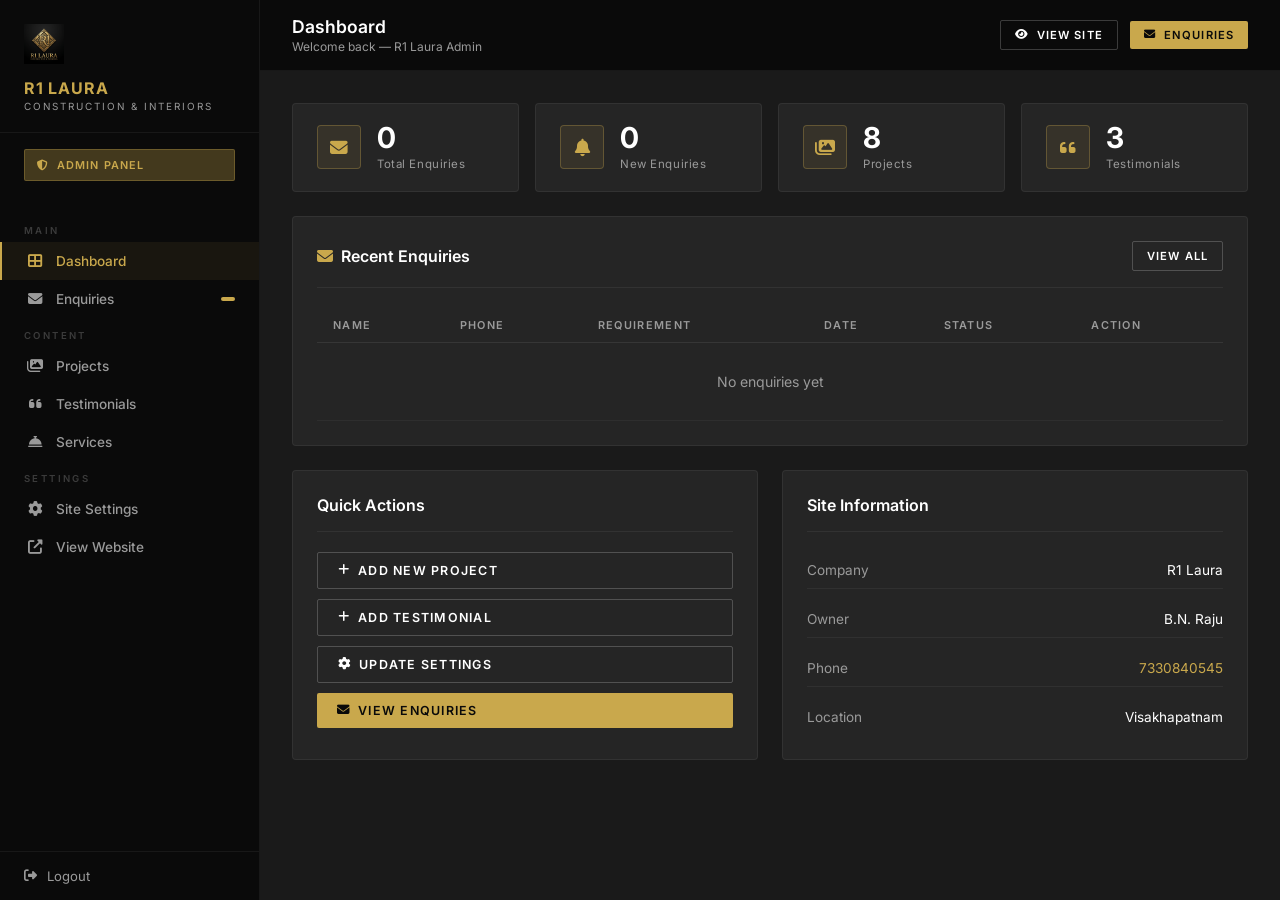
<file: admin/index.html>
<!DOCTYPE html>
<html lang="en">
<head>
  <meta charset="UTF-8">
  <meta name="viewport" content="width=device-width, initial-scale=1.0">
  <title>Admin Dashboard — R1 Laura</title>
  <link rel="stylesheet" href="../css/admin.css">
  <link rel="stylesheet" href="https://cdnjs.cloudflare.com/ajax/libs/font-awesome/6.5.0/css/all.min.css">
  <script>
    // Direct access to dashboard - no password required
    window.location.href = 'dashboard.html';
  </script>
</head>
<body>
<div class="login-page">
  <div class="login-card" style="text-align:center;">
    <div class="login-logo">
      <img src="../assets/logos/logo-primary.png" alt="R1 Laura">
    </div>
    <div class="login-title">Redirecting to Admin Dashboard...</div>
    <div style="margin-top:20px;">
      <a href="dashboard.html" class="btn btn-gold" style="width:100%;justify-content:center;padding:12px;">
        Click here if not redirected automatically
      </a>
    </div>
  </div>
</div>
</body>
</html>
</file>
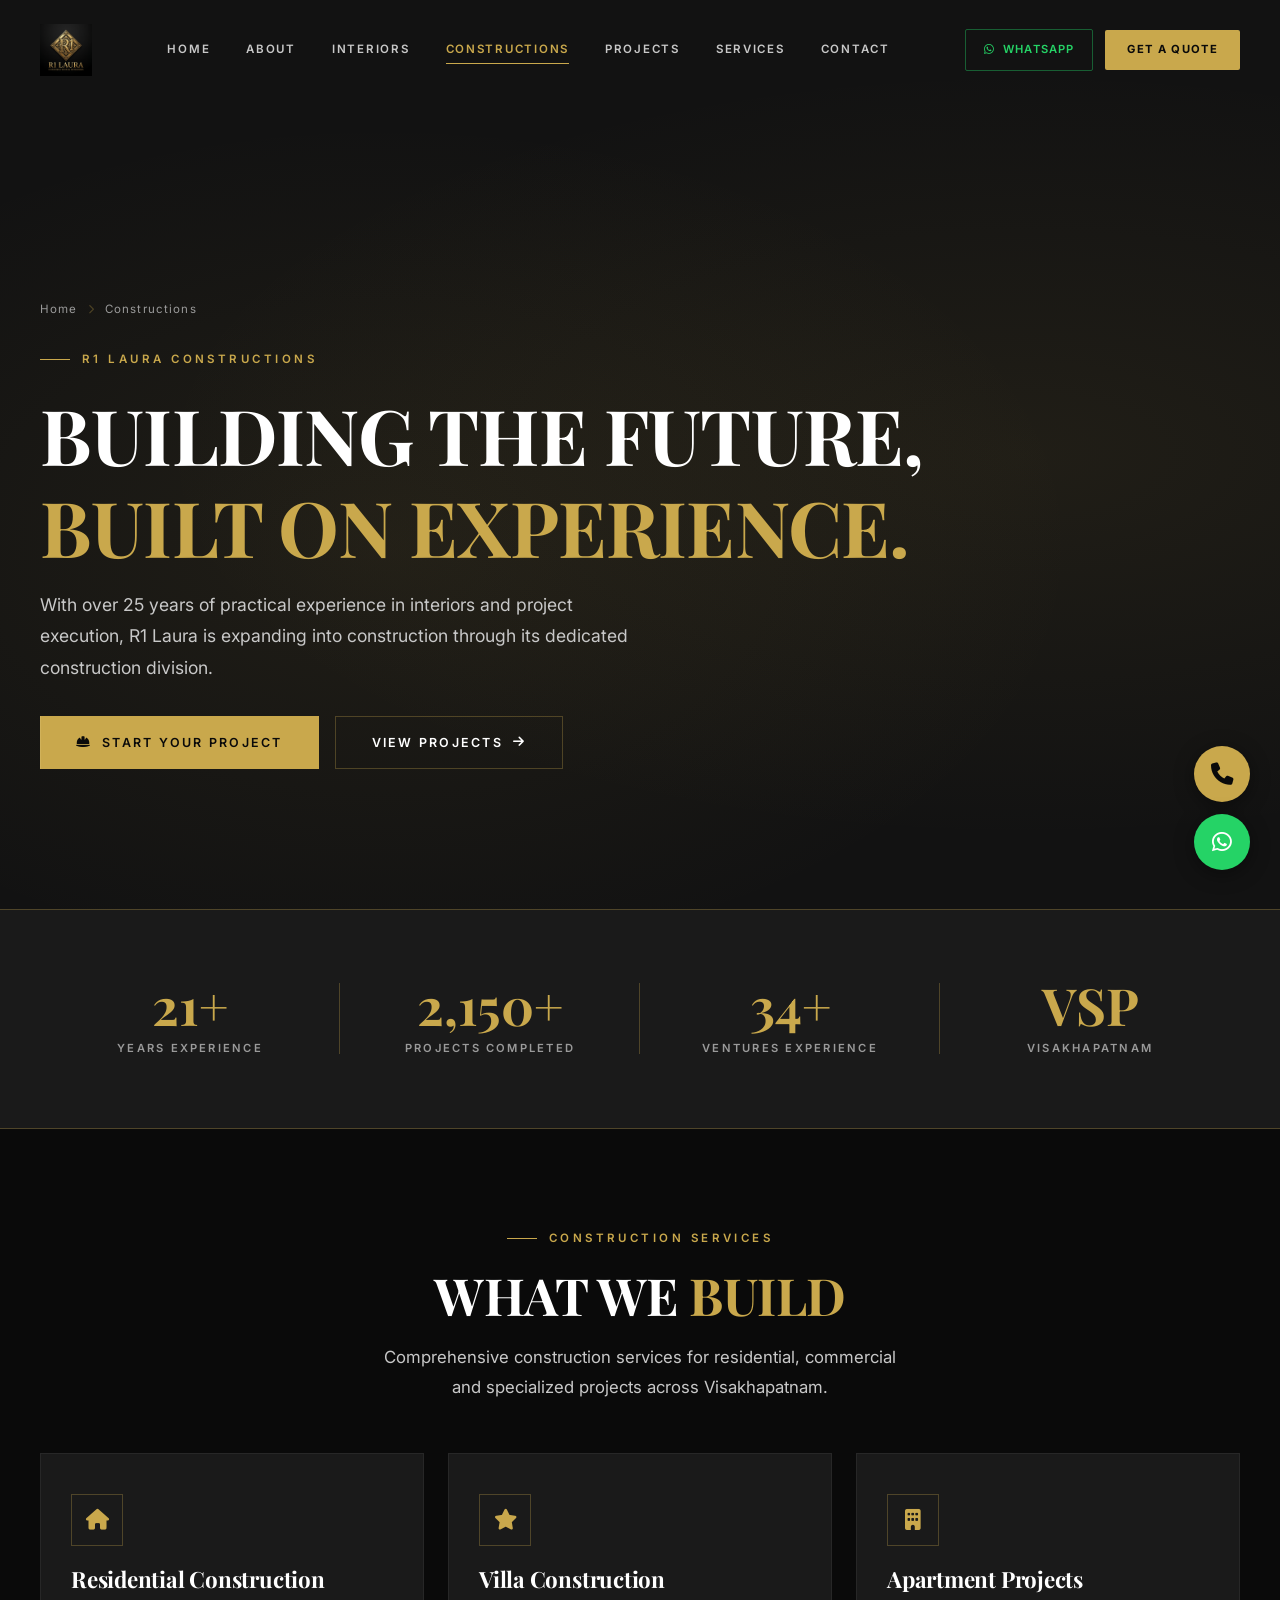
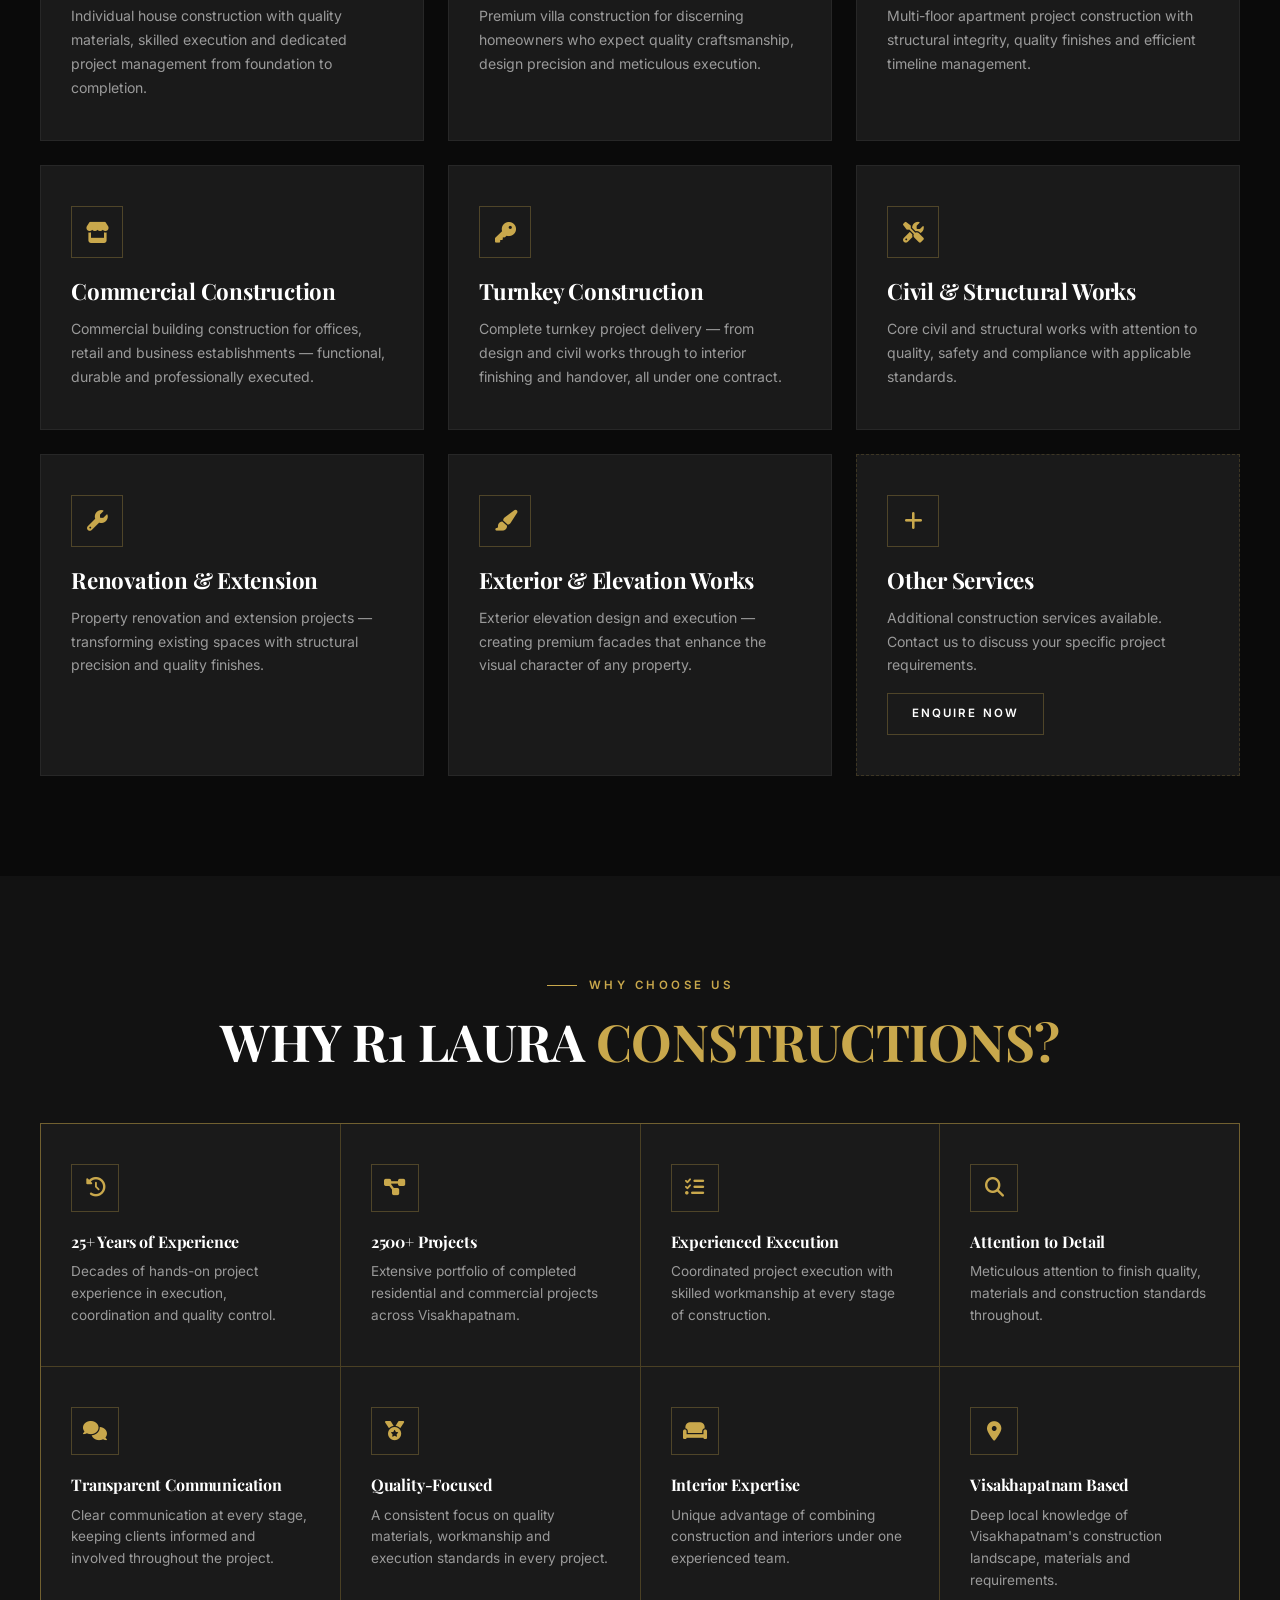
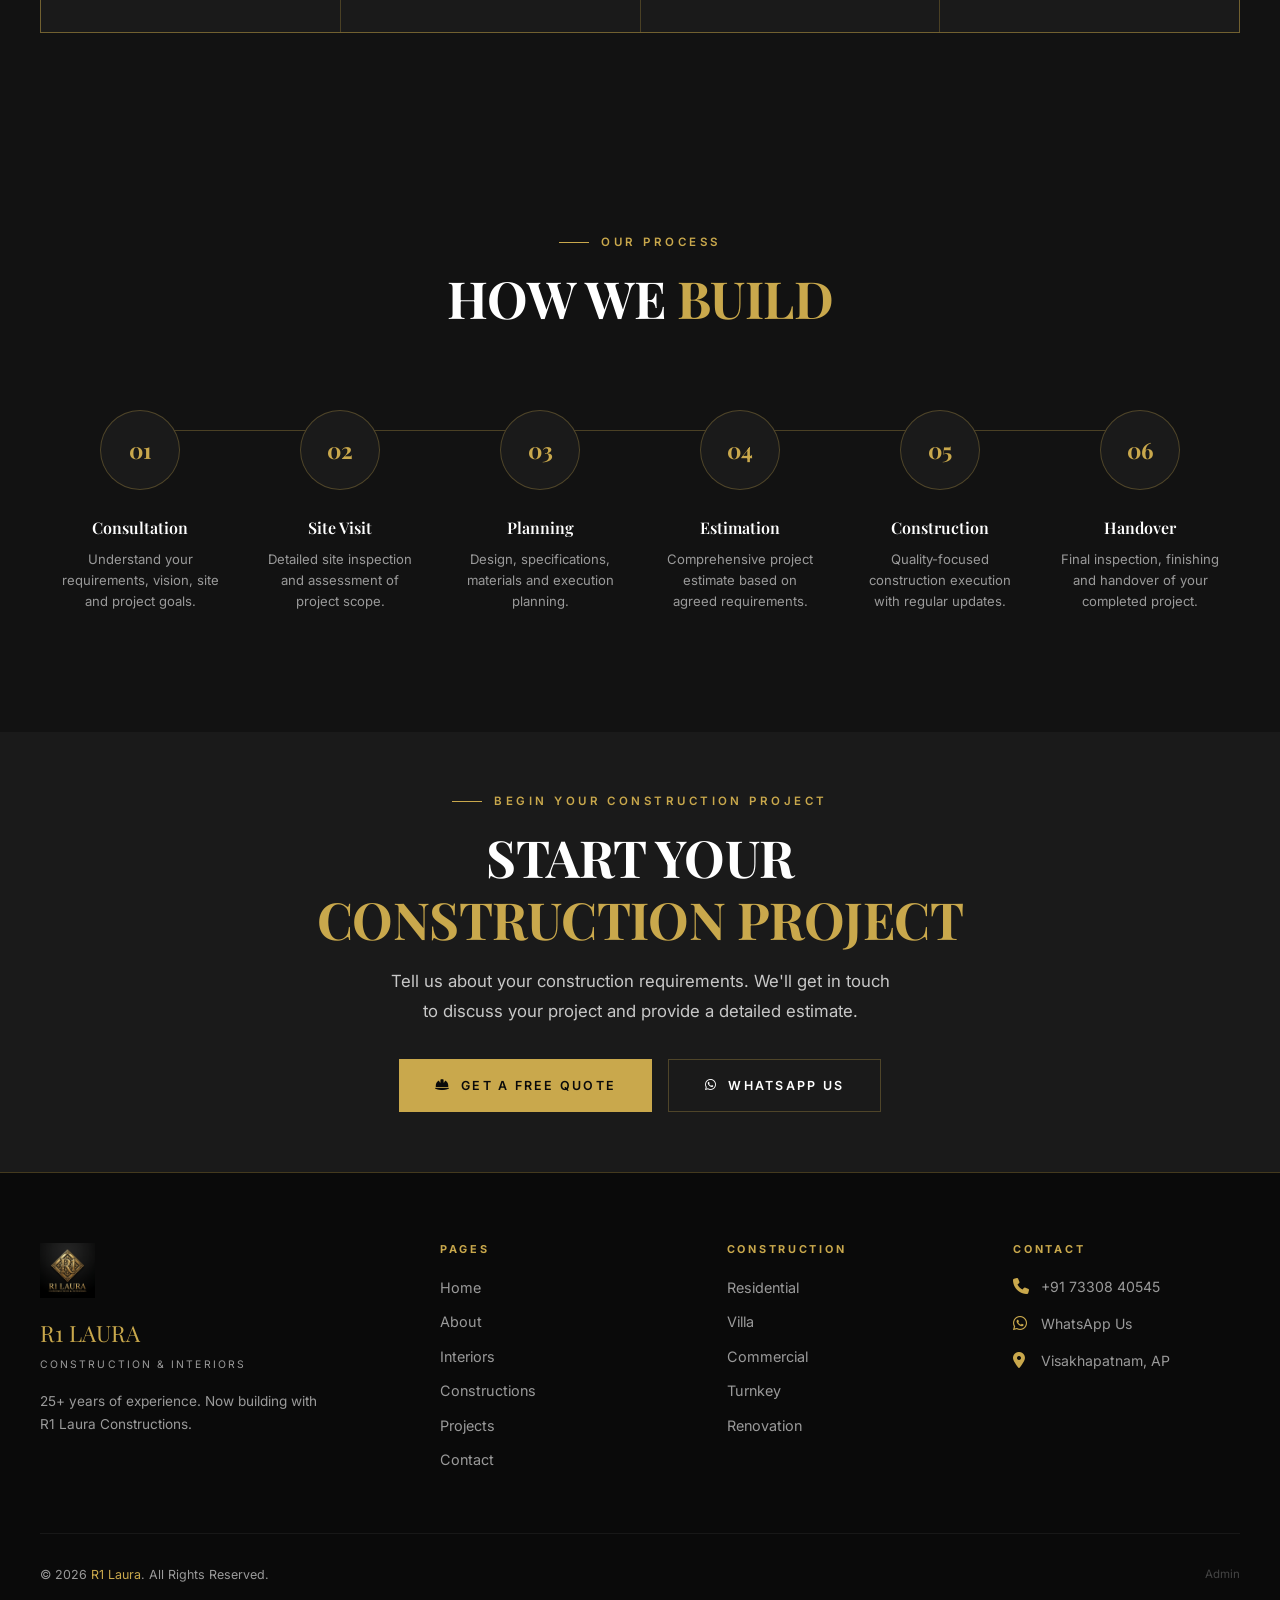
<file: constructions.html>
<!DOCTYPE html>
<html lang="en">
<head>
  <meta charset="UTF-8">
  <meta name="viewport" content="width=device-width, initial-scale=1.0">
  <title>R1 Laura Constructions | Construction Company in Visakhapatnam</title>
  <meta name="description" content="R1 Laura Constructions — residential, villa, commercial and turnkey construction in Visakhapatnam. Built on 25+ years of project execution experience.">
  <link rel="stylesheet" href="css/main.css">
  <link rel="stylesheet" href="https://cdnjs.cloudflare.com/ajax/libs/font-awesome/6.5.0/css/all.min.css">
</head>
<body>
<nav id="main-nav" class="scrolled">
  <div class="nav-inner">
    <a href="index.html" class="nav-logo"><img src="assets/logos/logo-primary.png" alt="R1 Laura"></a>
    <div class="nav-links">
      <a href="index.html">Home</a><a href="about.html">About</a><a href="interiors.html">Interiors</a><a href="constructions.html" class="active">Constructions</a><a href="projects.html">Projects</a><a href="services.html">Services</a><a href="contact.html">Contact</a>
    </div>
    <div class="nav-actions">
      <a href="#" class="nav-wa-btn" data-wa><i class="fab fa-whatsapp"></i> WhatsApp</a>
      <a href="index.html#enquiry" class="nav-quote-btn">Get a Quote</a>
    </div>
    <button class="nav-toggle" id="nav-toggle"><span></span><span></span><span></span></button>
  </div>
</nav>
<div class="mobile-menu" id="mobile-menu">
  <button id="mobile-close" style="position:absolute;top:24px;right:24px;background:none;border:none;color:var(--white);font-size:1.5rem;cursor:pointer;"><i class="fas fa-times"></i></button>
  <a href="index.html">Home</a><a href="about.html">About</a><a href="interiors.html">Interiors</a><a href="constructions.html">Constructions</a><a href="projects.html">Projects</a><a href="services.html">Services</a><a href="contact.html">Contact</a>
  <div class="mobile-menu-actions">
    <a href="#" class="btn btn-gold" data-wa><i class="fab fa-whatsapp"></i><span>WhatsApp</span></a>
    <a href="tel:+917330840545" class="btn btn-outline"><i class="fas fa-phone"></i><span>Call</span></a>
  </div>
</div>

<!-- HERO -->
<section class="page-hero" style="min-height:70vh;background:var(--dark-section);display:flex;align-items:center;">
  <div style="position:absolute;inset:0;background:radial-gradient(ellipse at 30% 60%, rgba(201,168,76,0.08) 0%, transparent 55%);"></div>
  <div class="container page-hero-content" style="position:relative;z-index:1;padding-top:120px;padding-bottom:60px;">
    <div class="breadcrumb"><a href="index.html">Home</a><i class="fas fa-chevron-right"></i><span>Constructions</span></div>
    <div class="section-label">R1 Laura Constructions</div>
    <h1>BUILDING THE FUTURE,<br><span style="color:var(--gold);">BUILT ON EXPERIENCE.</span></h1>
    <p style="max-width:600px;margin-top:1rem;">With over 25 years of practical experience in interiors and project execution, R1 Laura is expanding into construction through its dedicated construction division.</p>
    <div style="display:flex;gap:16px;margin-top:2rem;flex-wrap:wrap;">
      <a href="index.html#enquiry" class="btn btn-gold"><i class="fas fa-hard-hat"></i><span>Start Your Project</span></a>
      <a href="projects.html" class="btn btn-outline"><span>View Projects</span><i class="fas fa-arrow-right"></i></a>
    </div>
  </div>
</section>

<!-- STATS -->
<section class="stats-strip">
  <div class="container">
    <div class="stats-grid">
      <div class="stat-item reveal"><div class="stat-number" data-count="25" data-suffix="+">25+</div><div class="stat-label">Years Experience</div></div>
      <div class="stat-item reveal reveal-delay-1"><div class="stat-number" data-count="2500" data-suffix="+">2500+</div><div class="stat-label">Projects Completed</div></div>
      <div class="stat-item reveal reveal-delay-2"><div class="stat-number" data-count="40" data-suffix="+">40+</div><div class="stat-label">Ventures Experience</div></div>
      <div class="stat-item reveal reveal-delay-3"><div class="stat-number">VSP</div><div class="stat-label">Visakhapatnam</div></div>
    </div>
  </div>
</section>

<!-- SERVICES -->
<section class="section-pad" style="background:var(--black);">
  <div class="container">
    <div class="reveal" style="text-align:center;margin-bottom:50px;">
      <div class="section-label" style="display:block;text-align:center;margin-bottom:1rem;">Construction Services</div>
      <h2>WHAT WE <span style="color:var(--gold);">BUILD</span></h2>
      <p style="max-width:540px;margin:1rem auto 0;">Comprehensive construction services for residential, commercial and specialized projects across Visakhapatnam.</p>
    </div>
    <div class="services-grid">
      <div class="service-card reveal">
        <div class="service-card-icon"><i class="fas fa-home"></i></div>
        <h4>Residential Construction</h4>
        <p>Individual house construction with quality materials, skilled execution and dedicated project management from foundation to completion.</p>
      </div>
      <div class="service-card reveal reveal-delay-1">
        <div class="service-card-icon"><i class="fas fa-star"></i></div>
        <h4>Villa Construction</h4>
        <p>Premium villa construction for discerning homeowners who expect quality craftsmanship, design precision and meticulous execution.</p>
      </div>
      <div class="service-card reveal reveal-delay-2">
        <div class="service-card-icon"><i class="fas fa-building"></i></div>
        <h4>Apartment Projects</h4>
        <p>Multi-floor apartment project construction with structural integrity, quality finishes and efficient timeline management.</p>
      </div>
      <div class="service-card reveal">
        <div class="service-card-icon"><i class="fas fa-store"></i></div>
        <h4>Commercial Construction</h4>
        <p>Commercial building construction for offices, retail and business establishments — functional, durable and professionally executed.</p>
      </div>
      <div class="service-card reveal reveal-delay-1">
        <div class="service-card-icon"><i class="fas fa-key"></i></div>
        <h4>Turnkey Construction</h4>
        <p>Complete turnkey project delivery — from design and civil works through to interior finishing and handover, all under one contract.</p>
      </div>
      <div class="service-card reveal reveal-delay-2">
        <div class="service-card-icon"><i class="fas fa-tools"></i></div>
        <h4>Civil & Structural Works</h4>
        <p>Core civil and structural works with attention to quality, safety and compliance with applicable standards.</p>
      </div>
      <div class="service-card reveal">
        <div class="service-card-icon"><i class="fas fa-wrench"></i></div>
        <h4>Renovation & Extension</h4>
        <p>Property renovation and extension projects — transforming existing spaces with structural precision and quality finishes.</p>
      </div>
      <div class="service-card reveal reveal-delay-1">
        <div class="service-card-icon"><i class="fas fa-paint-brush"></i></div>
        <h4>Exterior & Elevation Works</h4>
        <p>Exterior elevation design and execution — creating premium facades that enhance the visual character of any property.</p>
      </div>
      <div class="service-card reveal reveal-delay-2" style="border-style:dashed;border-color:rgba(201,168,76,0.2);">
        <div class="service-card-icon"><i class="fas fa-plus"></i></div>
        <h4>Other Services</h4>
        <p style="color:var(--text-grey);">Additional construction services available. Contact us to discuss your specific project requirements.</p>
        <div style="margin-top:16px;"><a href="index.html#enquiry" class="btn btn-outline btn-sm"><span>Enquire Now</span></a></div>
      </div>
    </div>
  </div>
</section>

<!-- WHY R1 CONSTRUCTIONS -->
<section class="why-section section-pad" style="background:var(--dark-section);">
  <div class="container">
    <div style="text-align:center;margin-bottom:50px;" class="reveal">
      <div class="section-label" style="display:block;text-align:center;margin-bottom:1rem;">Why Choose Us</div>
      <h2>WHY R1 LAURA <span style="color:var(--gold);">CONSTRUCTIONS?</span></h2>
    </div>
    <div class="why-grid">
      <div class="why-card reveal">
        <div class="why-icon"><i class="fas fa-history"></i></div>
        <h4>25+ Years of Experience</h4>
        <p>Decades of hands-on project experience in execution, coordination and quality control.</p>
      </div>
      <div class="why-card reveal reveal-delay-1">
        <div class="why-icon"><i class="fas fa-project-diagram"></i></div>
        <h4>2500+ Projects</h4>
        <p>Extensive portfolio of completed residential and commercial projects across Visakhapatnam.</p>
      </div>
      <div class="why-card reveal reveal-delay-2">
        <div class="why-icon"><i class="fas fa-tasks"></i></div>
        <h4>Experienced Execution</h4>
        <p>Coordinated project execution with skilled workmanship at every stage of construction.</p>
      </div>
      <div class="why-card reveal reveal-delay-3">
        <div class="why-icon"><i class="fas fa-search"></i></div>
        <h4>Attention to Detail</h4>
        <p>Meticulous attention to finish quality, materials and construction standards throughout.</p>
      </div>
      <div class="why-card reveal reveal-delay-1">
        <div class="why-icon"><i class="fas fa-comments"></i></div>
        <h4>Transparent Communication</h4>
        <p>Clear communication at every stage, keeping clients informed and involved throughout the project.</p>
      </div>
      <div class="why-card reveal reveal-delay-2">
        <div class="why-icon"><i class="fas fa-medal"></i></div>
        <h4>Quality-Focused</h4>
        <p>A consistent focus on quality materials, workmanship and execution standards in every project.</p>
      </div>
      <div class="why-card reveal reveal-delay-3">
        <div class="why-icon"><i class="fas fa-couch"></i></div>
        <h4>Interior Expertise</h4>
        <p>Unique advantage of combining construction and interiors under one experienced team.</p>
      </div>
      <div class="why-card reveal reveal-delay-4">
        <div class="why-icon"><i class="fas fa-map-marker-alt"></i></div>
        <h4>Visakhapatnam Based</h4>
        <p>Deep local knowledge of Visakhapatnam's construction landscape, materials and requirements.</p>
      </div>
    </div>
  </div>
</section>

<!-- PROCESS -->
<section class="process-section section-pad">
  <div class="container">
    <div style="text-align:center;margin-bottom:60px;" class="reveal">
      <div class="section-label" style="display:block;text-align:center;margin-bottom:1rem;">Our Process</div>
      <h2>HOW WE <span style="color:var(--gold);">BUILD</span></h2>
    </div>
    <div class="process-grid">
      <div class="process-step reveal"><div class="step-number">01</div><div class="step-title">Consultation</div><div class="step-desc">Understand your requirements, vision, site and project goals.</div></div>
      <div class="process-step reveal reveal-delay-1"><div class="step-number">02</div><div class="step-title">Site Visit</div><div class="step-desc">Detailed site inspection and assessment of project scope.</div></div>
      <div class="process-step reveal reveal-delay-2"><div class="step-number">03</div><div class="step-title">Planning</div><div class="step-desc">Design, specifications, materials and execution planning.</div></div>
      <div class="process-step reveal reveal-delay-3"><div class="step-number">04</div><div class="step-title">Estimation</div><div class="step-desc">Comprehensive project estimate based on agreed requirements.</div></div>
      <div class="process-step reveal reveal-delay-4"><div class="step-number">05</div><div class="step-title">Construction</div><div class="step-desc">Quality-focused construction execution with regular updates.</div></div>
      <div class="process-step reveal reveal-delay-5"><div class="step-number">06</div><div class="step-title">Handover</div><div class="step-desc">Final inspection, finishing and handover of your completed project.</div></div>
    </div>
  </div>
</section>

<!-- CTA -->
<section class="section-pad-sm" style="background:var(--charcoal);">
  <div class="container text-center reveal">
    <div class="section-label" style="display:block;text-align:center;margin-bottom:1rem;">Begin Your Construction Project</div>
    <h2 style="margin-bottom:1rem;">START YOUR<br><span style="color:var(--gold);">CONSTRUCTION PROJECT</span></h2>
    <p style="max-width:500px;margin:0 auto 2rem;">Tell us about your construction requirements. We'll get in touch to discuss your project and provide a detailed estimate.</p>
    <div style="display:flex;gap:16px;justify-content:center;flex-wrap:wrap;">
      <a href="index.html#enquiry" class="btn btn-gold"><i class="fas fa-hard-hat"></i><span>Get a Free Quote</span></a>
      <a href="#" class="btn btn-outline" data-wa data-wa-msg="Hello R1 Laura, I would like to enquire about a construction project."><i class="fab fa-whatsapp"></i><span>WhatsApp Us</span></a>
    </div>
  </div>
</section>

<footer>
  <div class="container">
    <div class="footer-grid">
      <div class="footer-brand"><img src="assets/logos/logo-primary.png" alt="R1 Laura"><div class="footer-brand-name">R1 LAURA</div><div class="footer-brand-sub">Construction &amp; Interiors</div><p>25+ years of experience. Now building with R1 Laura Constructions.</p></div>
      <div class="footer-col"><h5>Pages</h5><div class="footer-links"><a href="index.html">Home</a><a href="about.html">About</a><a href="interiors.html">Interiors</a><a href="constructions.html">Constructions</a><a href="projects.html">Projects</a><a href="contact.html">Contact</a></div></div>
      <div class="footer-col"><h5>Construction</h5><div class="footer-links"><a href="constructions.html">Residential</a><a href="constructions.html">Villa</a><a href="constructions.html">Commercial</a><a href="constructions.html">Turnkey</a><a href="constructions.html">Renovation</a></div></div>
      <div class="footer-col"><h5>Contact</h5>
        <div class="footer-contact-item"><i class="fas fa-phone"></i><span><a href="tel:+917330840545">+91 73308 40545</a></span></div>
        <div class="footer-contact-item"><i class="fab fa-whatsapp"></i><span><a href="#" data-wa>WhatsApp Us</a></span></div>
        <div class="footer-contact-item"><i class="fas fa-map-marker-alt"></i><span>Visakhapatnam, AP</span></div>
      </div>
    </div>
    <div class="footer-bottom"><div class="footer-copy">© 2026 <span>R1 Laura</span>. All Rights Reserved.</div><a href="admin/index.html" style="font-size:0.72rem;color:var(--text-grey);opacity:0.4;">Admin</a></div>
  </div>
</footer>
<div class="floating-btns">
  <a href="tel:+917330840545" class="float-btn float-call"><i class="fas fa-phone"></i><div class="float-btn-tooltip">Call Now</div></a>
  <a href="#" class="float-btn float-wa" data-wa><i class="fab fa-whatsapp"></i><div class="float-btn-tooltip">WhatsApp</div></a>
</div>
<script src="js/data.js"></script><script src="js/main.js"></script>
</body>
</html>
</file>
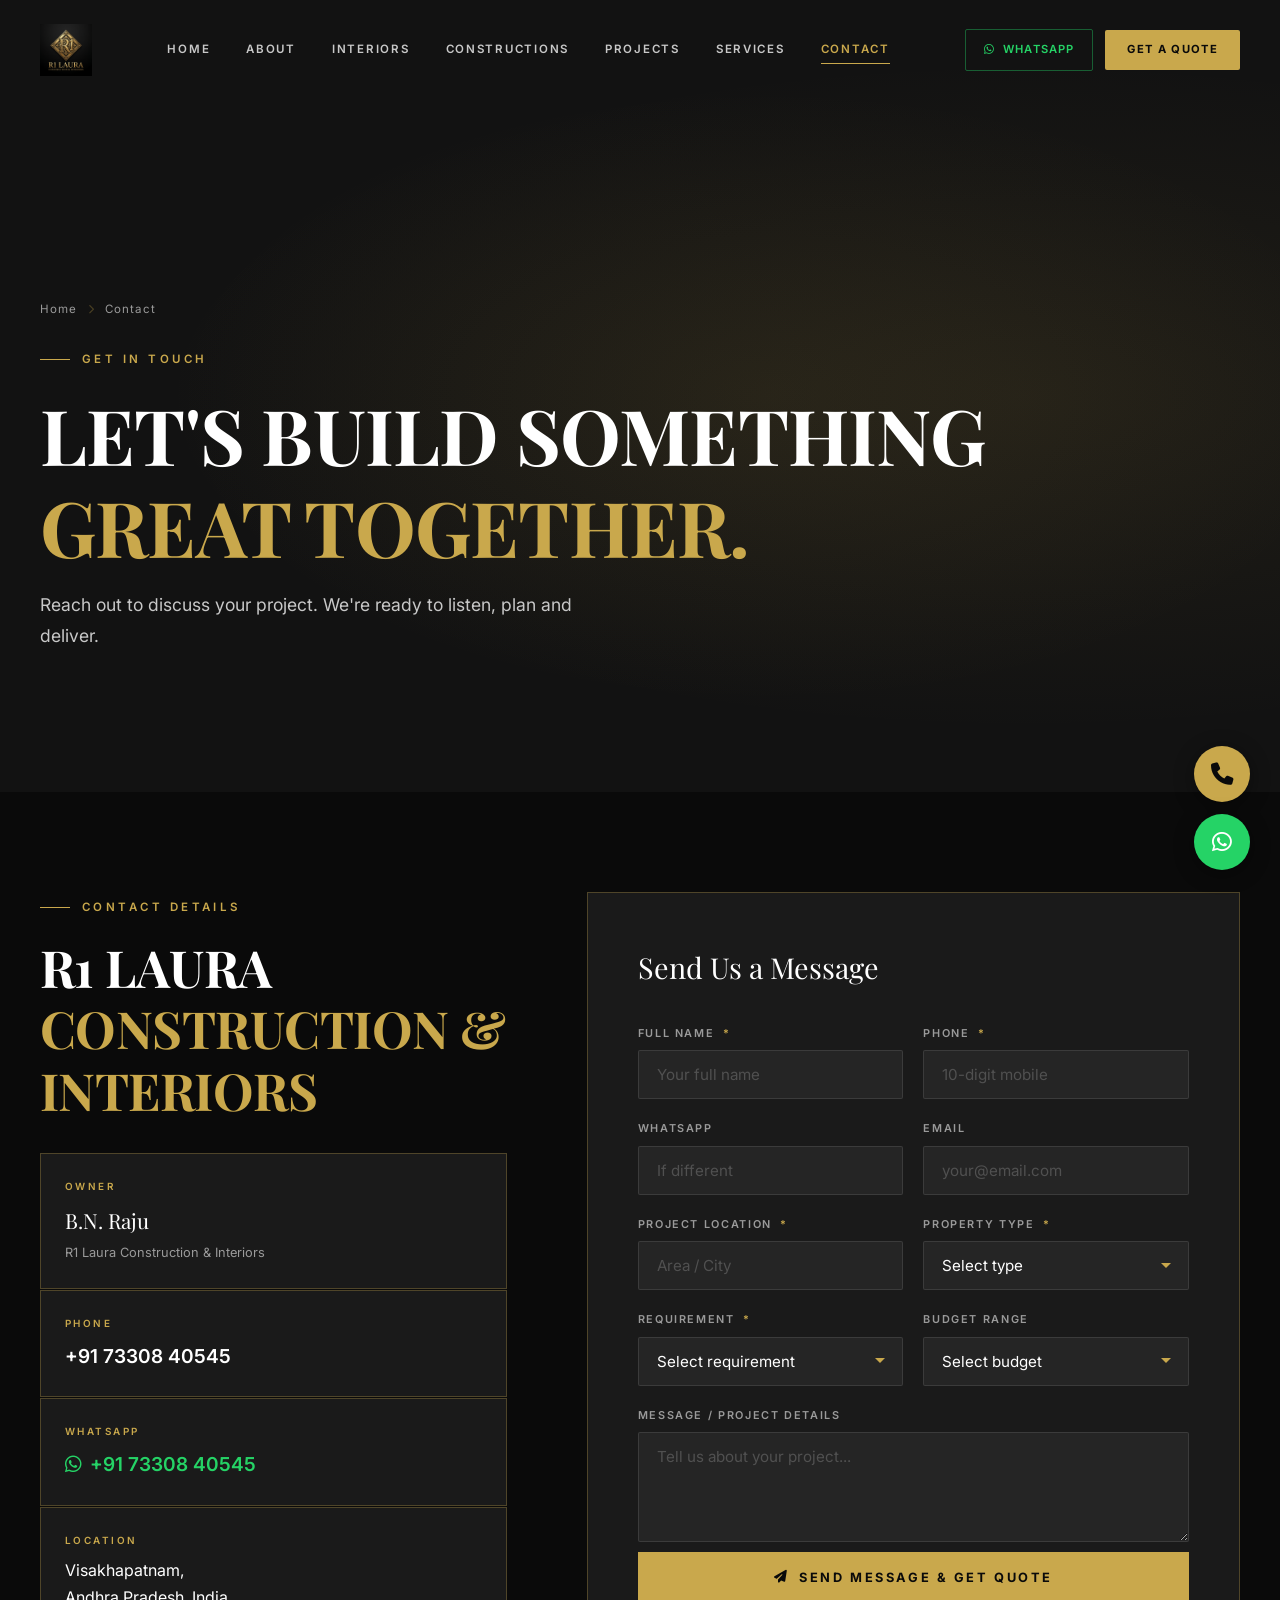
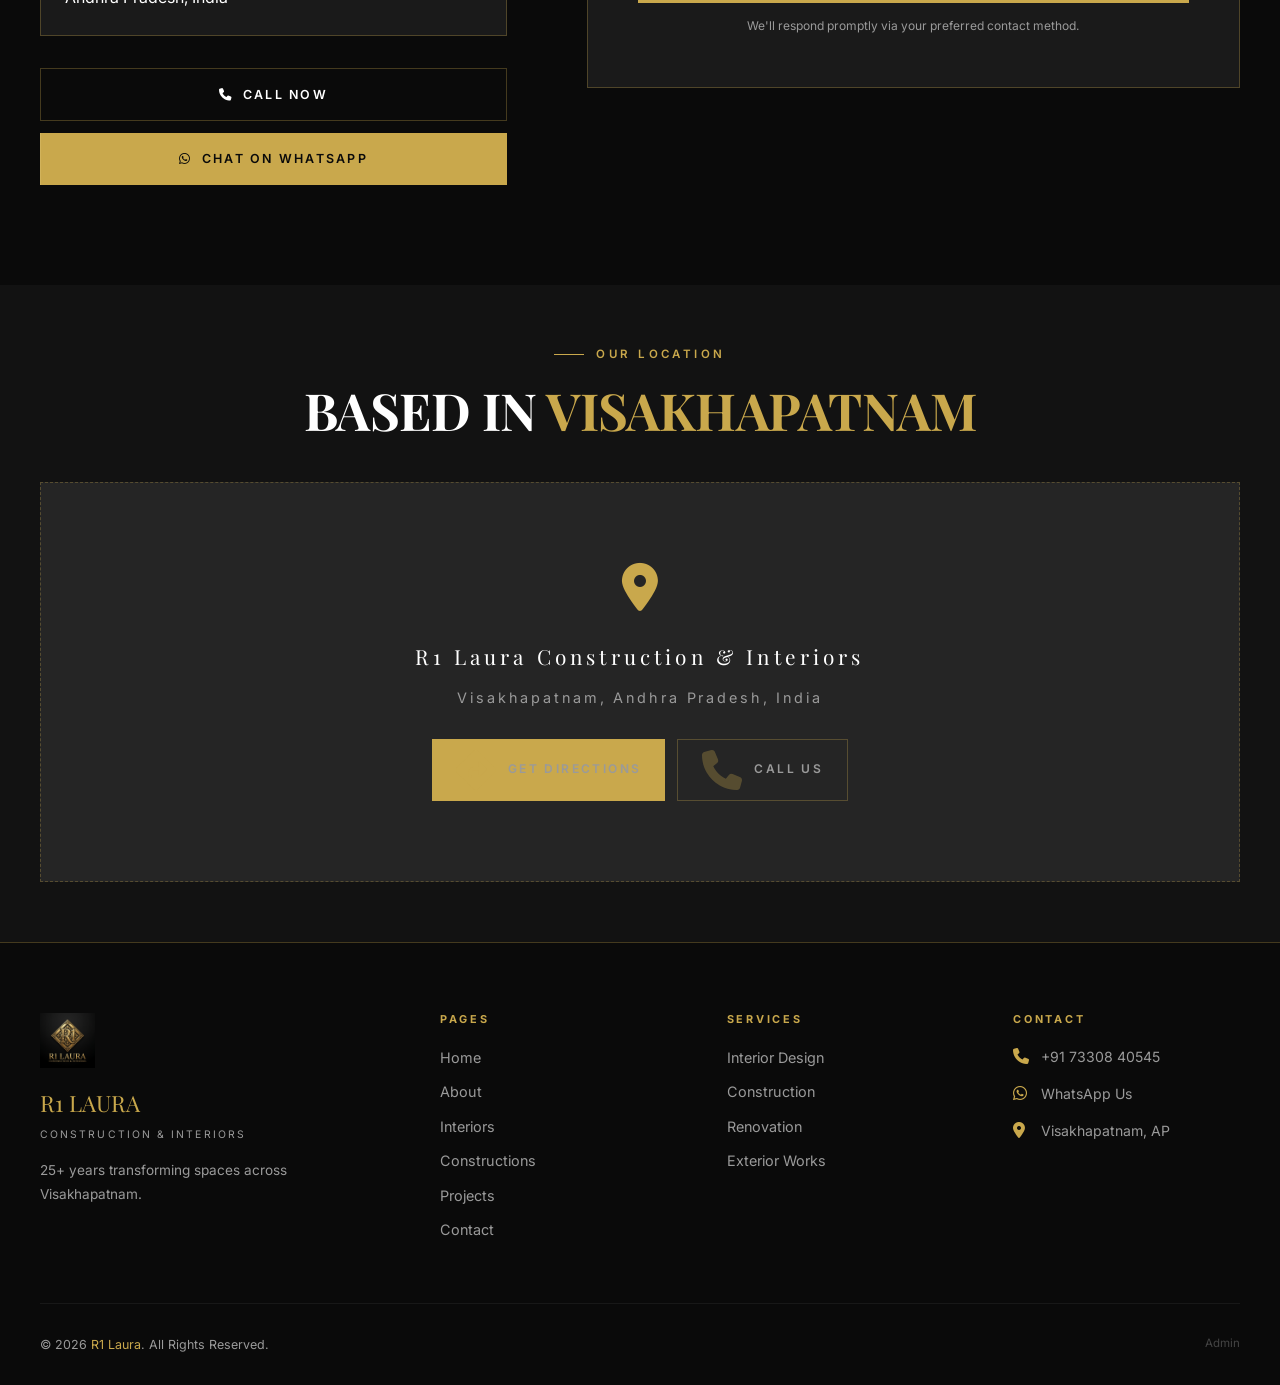
<file: contact.html>
<!DOCTYPE html>
<html lang="en">
<head>
  <meta charset="UTF-8">
  <meta name="viewport" content="width=device-width, initial-scale=1.0">
  <title>Contact R1 Laura | Interior Design & Construction in Visakhapatnam</title>
  <meta name="description" content="Contact R1 Laura for interior design and construction services in Visakhapatnam. Call or WhatsApp +91 7330840545.">
  <link rel="stylesheet" href="css/main.css">
  <link rel="stylesheet" href="https://cdnjs.cloudflare.com/ajax/libs/font-awesome/6.5.0/css/all.min.css">
  <style>
    .form-success { text-align:center;padding:40px 20px; }
    .form-success .success-icon { width:70px;height:70px;background:rgba(201,168,76,0.1);border:2px solid var(--gold);border-radius:50%;display:flex;align-items:center;justify-content:center;margin:0 auto 20px;font-size:1.8rem;color:var(--gold); }
    .form-success h3 { font-family:var(--font-serif);font-size:1.8rem;color:var(--white);margin-bottom:12px; }
    .field-error { border-color:#EF4444 !important; }
    .field-error-msg { font-size:0.75rem;color:#EF4444;margin-top:4px; }
  </style>
</head>
<body>
<nav id="main-nav" class="scrolled">
  <div class="nav-inner">
    <a href="index.html" class="nav-logo"><img src="assets/logos/logo-primary.png" alt="R1 Laura"></a>
    <div class="nav-links">
      <a href="index.html">Home</a><a href="about.html">About</a><a href="interiors.html">Interiors</a><a href="constructions.html">Constructions</a><a href="projects.html">Projects</a><a href="services.html">Services</a><a href="contact.html" class="active">Contact</a>
    </div>
    <div class="nav-actions">
      <a href="#" class="nav-wa-btn" data-wa><i class="fab fa-whatsapp"></i> WhatsApp</a>
      <a href="#contact-form" class="nav-quote-btn">Get a Quote</a>
    </div>
    <button class="nav-toggle" id="nav-toggle"><span></span><span></span><span></span></button>
  </div>
</nav>
<div class="mobile-menu" id="mobile-menu">
  <button id="mobile-close" style="position:absolute;top:24px;right:24px;background:none;border:none;color:var(--white);font-size:1.5rem;cursor:pointer;"><i class="fas fa-times"></i></button>
  <a href="index.html">Home</a><a href="about.html">About</a><a href="interiors.html">Interiors</a><a href="constructions.html">Constructions</a><a href="projects.html">Projects</a><a href="services.html">Services</a><a href="contact.html">Contact</a>
  <div class="mobile-menu-actions">
    <a href="#" class="btn btn-gold" data-wa><i class="fab fa-whatsapp"></i><span>WhatsApp</span></a>
    <a href="tel:+917330840545" class="btn btn-outline"><i class="fas fa-phone"></i><span>Call</span></a>
  </div>
</div>

<!-- HERO -->
<section class="page-hero" style="min-height:50vh;background:var(--dark-section);display:flex;align-items:center;">
  <div style="position:absolute;inset:0;background:radial-gradient(ellipse at 60% 50%, rgba(201,168,76,0.07) 0%, transparent 55%);"></div>
  <div class="container page-hero-content" style="position:relative;z-index:1;padding-top:120px;padding-bottom:60px;">
    <div class="breadcrumb"><a href="index.html">Home</a><i class="fas fa-chevron-right"></i><span>Contact</span></div>
    <div class="section-label">Get in Touch</div>
    <h1>LET'S BUILD SOMETHING<br><span style="color:var(--gold);">GREAT TOGETHER.</span></h1>
    <p style="max-width:540px;margin-top:1rem;">Reach out to discuss your project. We're ready to listen, plan and deliver.</p>
  </div>
</section>

<!-- CONTACT SECTION -->
<section class="section-pad" style="background:var(--black);" id="contact-form">
  <div class="container">
    <div style="display:grid;grid-template-columns:1fr 1.4fr;gap:80px;align-items:start;" class="enquiry-inner">

      <!-- Contact Info -->
      <div class="reveal">
        <div class="section-label">Contact Details</div>
        <h2 style="margin-bottom:2rem;">R1 LAURA<br><span style="color:var(--gold);">CONSTRUCTION & INTERIORS</span></h2>

        <div style="display:flex;flex-direction:column;gap:0;">
          <div style="padding:24px;border:1px solid var(--gold-border);margin-bottom:1px;background:var(--charcoal);">
            <div style="font-size:0.62rem;font-weight:600;letter-spacing:0.25em;text-transform:uppercase;color:var(--gold);margin-bottom:8px;">Owner</div>
            <div style="font-family:var(--font-serif);font-size:1.3rem;color:var(--white);">B.N. Raju</div>
            <div style="font-size:0.8rem;color:var(--text-grey);margin-top:4px;">R1 Laura Construction &amp; Interiors</div>
          </div>
          <div style="padding:24px;border:1px solid var(--gold-border);margin-bottom:1px;background:var(--charcoal);">
            <div style="font-size:0.62rem;font-weight:600;letter-spacing:0.25em;text-transform:uppercase;color:var(--gold);margin-bottom:8px;">Phone</div>
            <a href="tel:+917330840545" style="font-size:1.2rem;color:var(--white);font-weight:600;">+91 73308 40545</a>
          </div>
          <div style="padding:24px;border:1px solid var(--gold-border);margin-bottom:1px;background:var(--charcoal);">
            <div style="font-size:0.62rem;font-weight:600;letter-spacing:0.25em;text-transform:uppercase;color:var(--gold);margin-bottom:8px;">WhatsApp</div>
            <a href="#" data-wa style="font-size:1.2rem;color:#25D366;font-weight:600;display:flex;align-items:center;gap:8px;"><i class="fab fa-whatsapp"></i>+91 73308 40545</a>
          </div>
          <div style="padding:24px;border:1px solid var(--gold-border);background:var(--charcoal);">
            <div style="font-size:0.62rem;font-weight:600;letter-spacing:0.25em;text-transform:uppercase;color:var(--gold);margin-bottom:8px;">Location</div>
            <div style="font-size:1rem;color:var(--white);">Visakhapatnam,<br>Andhra Pradesh, India</div>
          </div>
        </div>

        <div style="margin-top:2rem;display:flex;flex-direction:column;gap:12px;">
          <a href="tel:+917330840545" class="btn btn-outline" style="justify-content:center;"><i class="fas fa-phone"></i><span>Call Now</span></a>
          <a href="#" class="btn btn-gold" data-wa data-wa-msg="Hello R1 Laura, I would like to enquire about your Interior / Construction services." style="justify-content:center;"><i class="fab fa-whatsapp"></i><span>Chat on WhatsApp</span></a>
        </div>
      </div>

      <!-- Form -->
      <div class="reveal reveal-delay-2">
        <div class="enquiry-form" id="contact-form-wrap">
          <div class="form-title">Send Us a Message</div>
          <form id="enquiry-form" novalidate>
            <div class="form-grid">
              <div class="form-group"><label for="field-name">Full Name <span class="required">*</span></label><input type="text" id="field-name" class="form-control" placeholder="Your full name" required></div>
              <div class="form-group"><label for="field-phone">Phone <span class="required">*</span></label><input type="tel" id="field-phone" class="form-control" placeholder="10-digit mobile" required></div>
              <div class="form-group"><label for="field-whatsapp">WhatsApp</label><input type="tel" id="field-whatsapp" class="form-control" placeholder="If different"></div>
              <div class="form-group"><label for="field-email">Email</label><input type="email" id="field-email" class="form-control" placeholder="your@email.com"></div>
              <div class="form-group"><label for="field-location">Project Location <span class="required">*</span></label><input type="text" id="field-location" class="form-control" placeholder="Area / City" required></div>
              <div class="form-group"><label for="field-property-type">Property Type <span class="required">*</span></label>
                <select id="field-property-type" class="form-control" required>
                  <option value="">Select type</option>
                  <option>Apartment</option><option>Individual House</option><option>Villa</option><option>Office</option><option>Commercial</option><option>Other</option>
                </select>
              </div>
              <div class="form-group"><label for="field-requirement">Requirement <span class="required">*</span></label>
                <select id="field-requirement" class="form-control" required>
                  <option value="">Select requirement</option>
                  <option>Interior</option><option>Construction</option><option>Exterior Elevation</option><option>Renovation</option><option>Complete Project</option><option>Other</option>
                </select>
              </div>
              <div class="form-group"><label for="field-budget">Budget Range</label>
                <select id="field-budget" class="form-control">
                  <option value="">Select budget</option>
                  <option>Below ₹5 Lakhs</option><option>₹5–10 Lakhs</option><option>₹10–20 Lakhs</option><option>₹20–50 Lakhs</option><option>₹50 Lakhs+</option><option>Not Decided</option>
                </select>
              </div>
              <div class="form-group full"><label for="field-description">Message / Project Details</label><textarea id="field-description" class="form-control" placeholder="Tell us about your project..." rows="4"></textarea></div>
            </div>
            <button type="submit" class="form-submit"><i class="fas fa-paper-plane"></i>Send Message &amp; Get Quote</button>
            <p class="form-note">We'll respond promptly via your preferred contact method.</p>
          </form>
        </div>
      </div>
    </div>
  </div>
</section>

<!-- MAP -->
<section class="section-pad-sm" style="background:var(--dark-section);">
  <div class="container">
    <div style="text-align:center;margin-bottom:40px;" class="reveal">
      <div class="section-label" style="display:block;text-align:center;margin-bottom:1rem;">Our Location</div>
      <h2>BASED IN <span style="color:var(--gold);">VISAKHAPATNAM</span></h2>
    </div>
    <div class="map-placeholder reveal" style="height:400px;">
      <i class="fas fa-map-marker-alt" style="font-size:3rem;color:var(--gold);margin-bottom:16px;"></i>
      <span style="font-family:var(--font-serif);font-size:1.3rem;color:var(--white);">R1 Laura Construction &amp; Interiors</span>
      <span style="font-size:0.9rem;">Visakhapatnam, Andhra Pradesh, India</span>
      <div style="display:flex;gap:12px;margin-top:16px;flex-wrap:wrap;justify-content:center;">
        <a href="https://maps.google.com?q=Visakhapatnam+Andhra+Pradesh" target="_blank" class="btn btn-gold btn-sm"><i class="fas fa-directions"></i><span>Get Directions</span></a>
        <a href="tel:+917330840545" class="btn btn-outline btn-sm"><i class="fas fa-phone"></i><span>Call Us</span></a>
      </div>
    </div>
  </div>
</section>

<footer>
  <div class="container">
    <div class="footer-grid">
      <div class="footer-brand"><img src="assets/logos/logo-primary.png" alt="R1 Laura"><div class="footer-brand-name">R1 LAURA</div><div class="footer-brand-sub">Construction &amp; Interiors</div><p>25+ years transforming spaces across Visakhapatnam.</p></div>
      <div class="footer-col"><h5>Pages</h5><div class="footer-links"><a href="index.html">Home</a><a href="about.html">About</a><a href="interiors.html">Interiors</a><a href="constructions.html">Constructions</a><a href="projects.html">Projects</a><a href="contact.html">Contact</a></div></div>
      <div class="footer-col"><h5>Services</h5><div class="footer-links"><a href="interiors.html">Interior Design</a><a href="constructions.html">Construction</a><a href="constructions.html">Renovation</a><a href="constructions.html">Exterior Works</a></div></div>
      <div class="footer-col"><h5>Contact</h5>
        <div class="footer-contact-item"><i class="fas fa-phone"></i><span><a href="tel:+917330840545">+91 73308 40545</a></span></div>
        <div class="footer-contact-item"><i class="fab fa-whatsapp"></i><span><a href="#" data-wa>WhatsApp Us</a></span></div>
        <div class="footer-contact-item"><i class="fas fa-map-marker-alt"></i><span>Visakhapatnam, AP</span></div>
      </div>
    </div>
    <div class="footer-bottom"><div class="footer-copy">© 2026 <span>R1 Laura</span>. All Rights Reserved.</div><a href="admin/index.html" style="font-size:0.72rem;color:var(--text-grey);opacity:0.4;">Admin</a></div>
  </div>
</footer>
<div class="floating-btns">
  <a href="tel:+917330840545" class="float-btn float-call"><i class="fas fa-phone"></i><div class="float-btn-tooltip">Call Now</div></a>
  <a href="#" class="float-btn float-wa" data-wa><i class="fab fa-whatsapp"></i><div class="float-btn-tooltip">WhatsApp</div></a>
</div>
<script src="js/data.js"></script><script src="js/main.js"></script><script src="js/enquiry.js"></script>
</body>
</html>
</file>
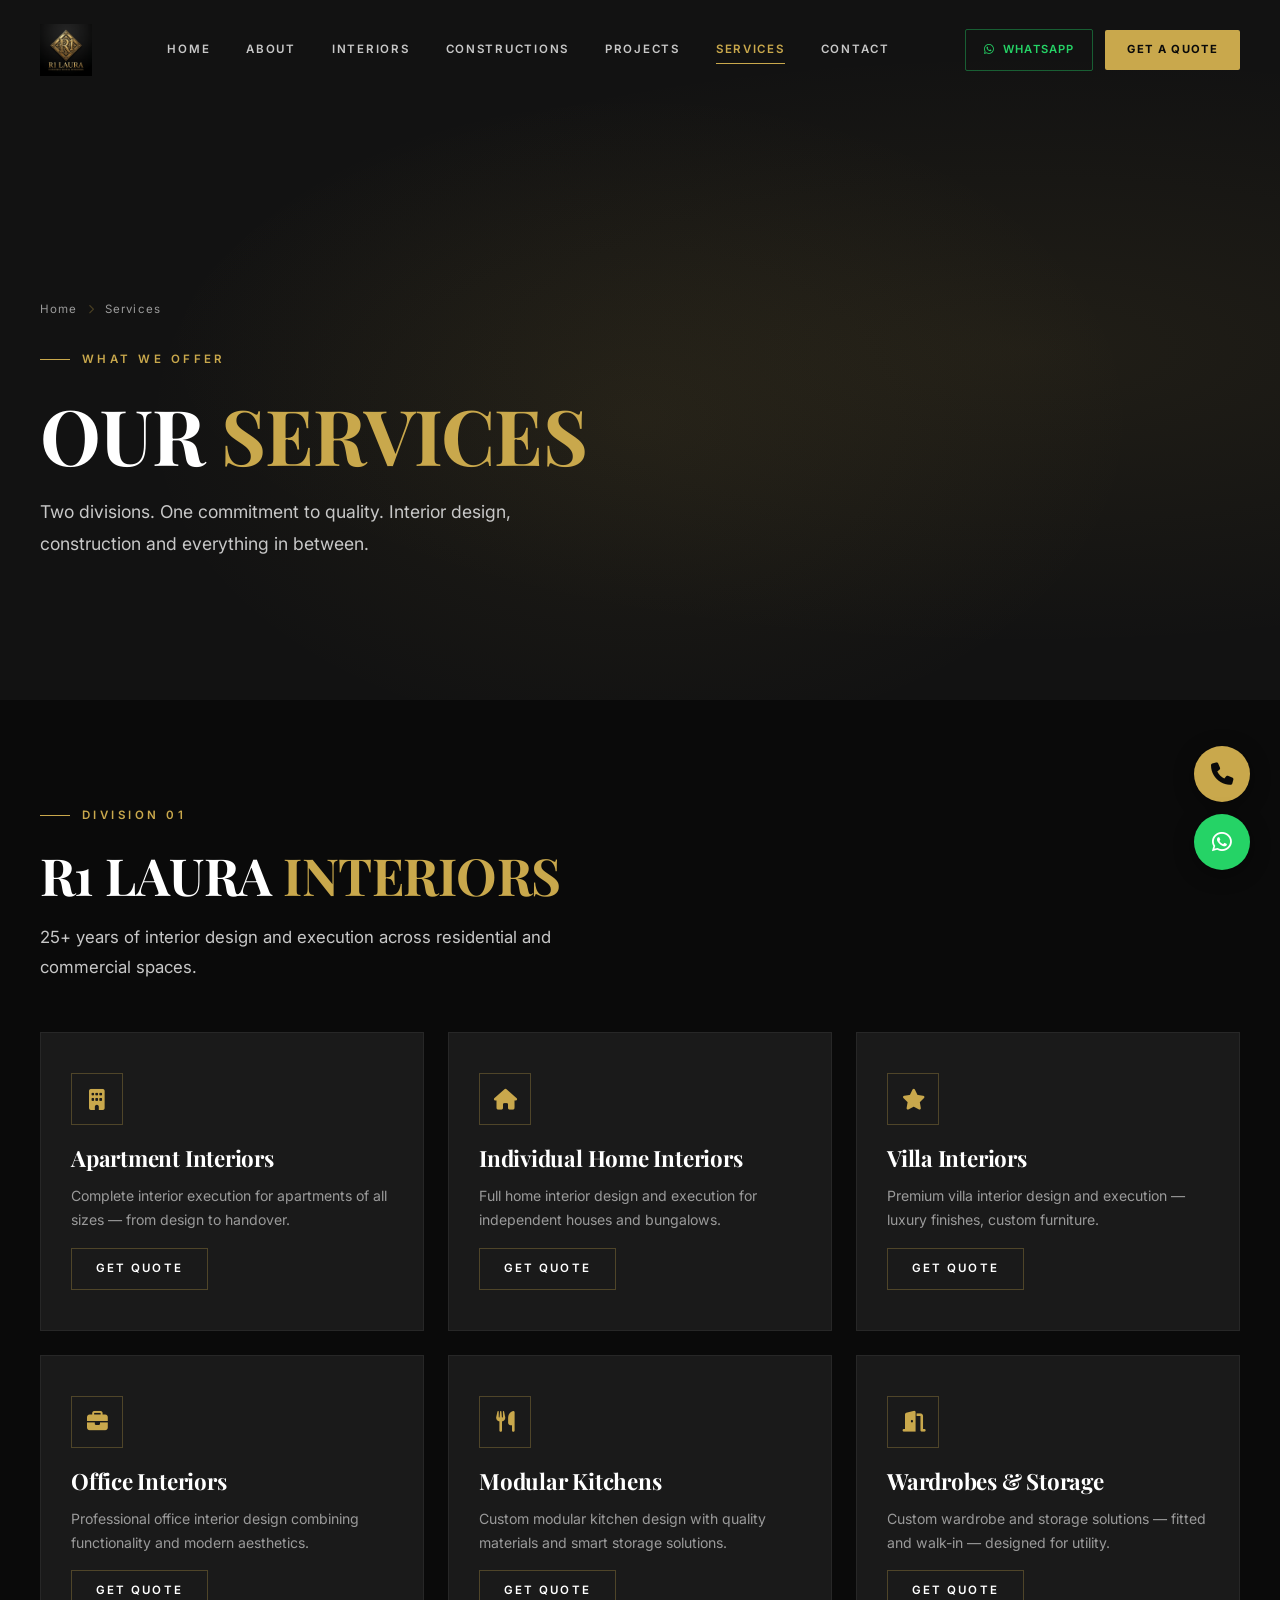
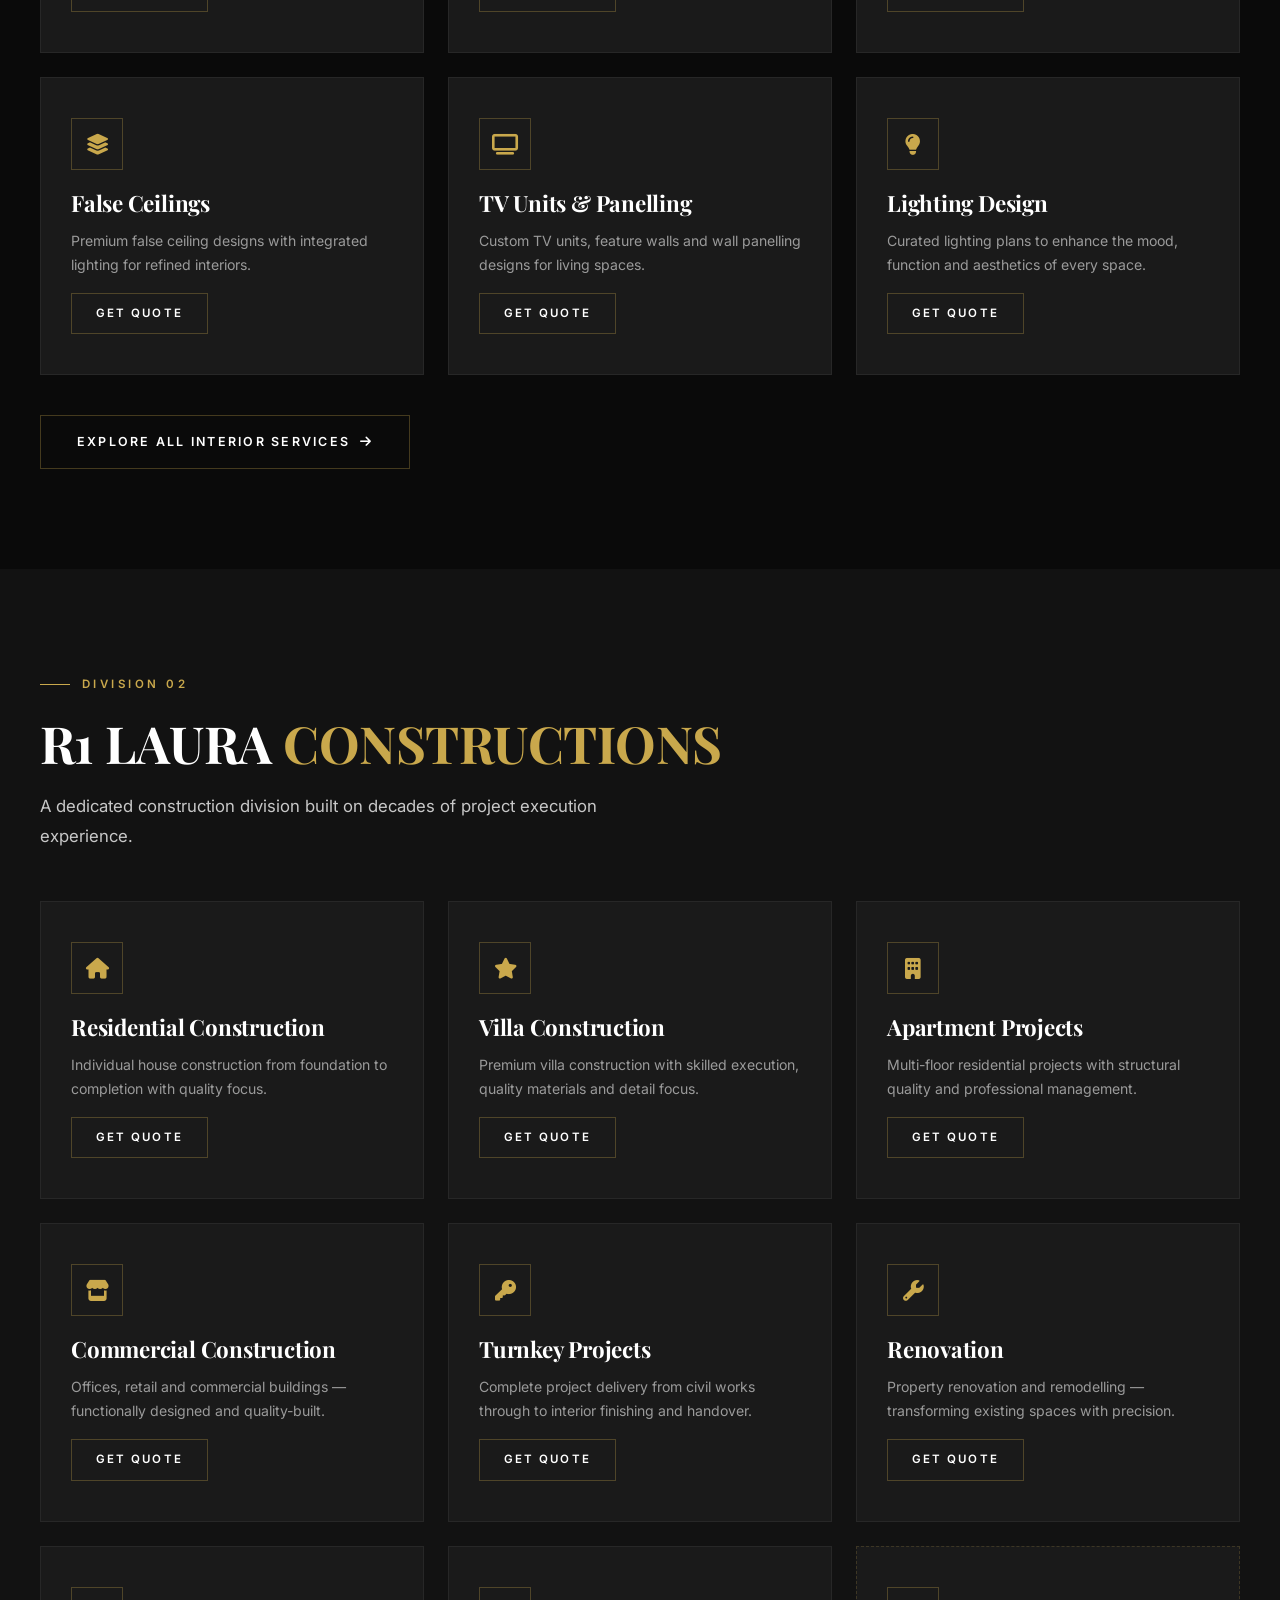
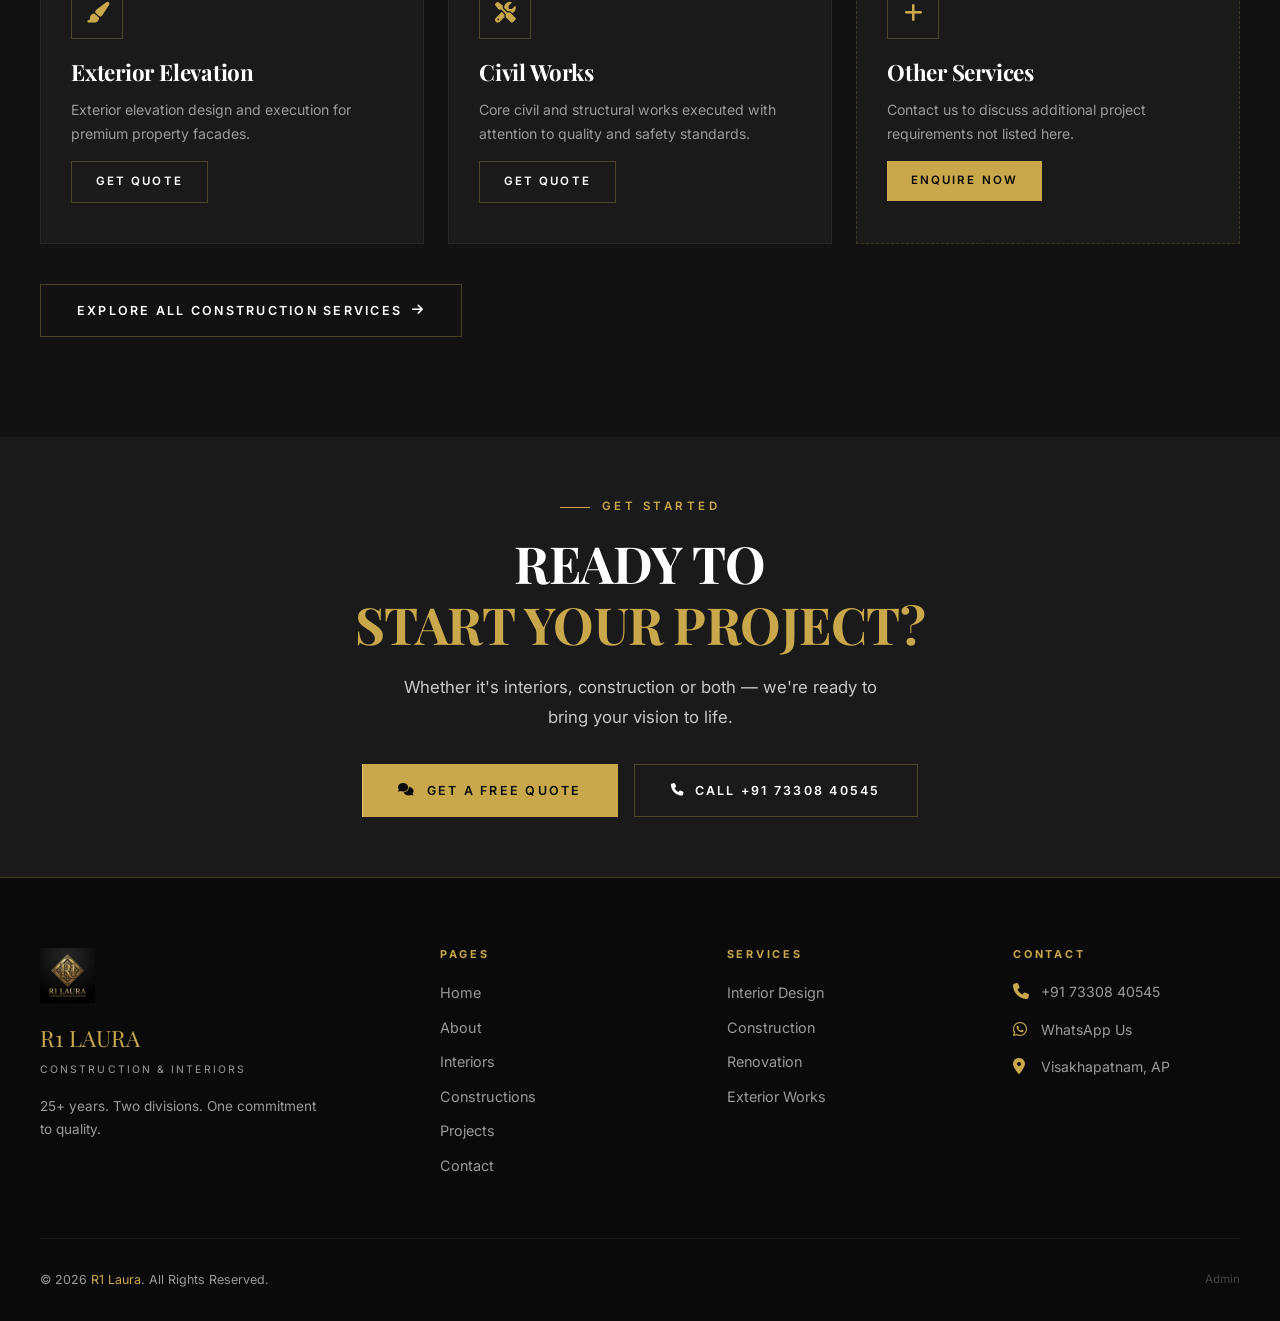
<file: services.html>
<!DOCTYPE html>
<html lang="en">
<head>
  <meta charset="UTF-8">
  <meta name="viewport" content="width=device-width, initial-scale=1.0">
  <title>Services | R1 Laura Construction & Interiors — Visakhapatnam</title>
  <meta name="description" content="R1 Laura services — interior design, construction, exterior elevation, renovation and more in Visakhapatnam. 25+ years of experience.">
  <link rel="stylesheet" href="css/main.css">
  <link rel="stylesheet" href="https://cdnjs.cloudflare.com/ajax/libs/font-awesome/6.5.0/css/all.min.css">
</head>
<body>
<nav id="main-nav" class="scrolled">
  <div class="nav-inner">
    <a href="index.html" class="nav-logo"><img src="assets/logos/logo-primary.png" alt="R1 Laura"></a>
    <div class="nav-links">
      <a href="index.html">Home</a><a href="about.html">About</a><a href="interiors.html">Interiors</a><a href="constructions.html">Constructions</a><a href="projects.html">Projects</a><a href="services.html" class="active">Services</a><a href="contact.html">Contact</a>
    </div>
    <div class="nav-actions">
      <a href="#" class="nav-wa-btn" data-wa><i class="fab fa-whatsapp"></i> WhatsApp</a>
      <a href="index.html#enquiry" class="nav-quote-btn">Get a Quote</a>
    </div>
    <button class="nav-toggle" id="nav-toggle"><span></span><span></span><span></span></button>
  </div>
</nav>
<div class="mobile-menu" id="mobile-menu">
  <button id="mobile-close" style="position:absolute;top:24px;right:24px;background:none;border:none;color:var(--white);font-size:1.5rem;cursor:pointer;"><i class="fas fa-times"></i></button>
  <a href="index.html">Home</a><a href="about.html">About</a><a href="interiors.html">Interiors</a><a href="constructions.html">Constructions</a><a href="projects.html">Projects</a><a href="services.html">Services</a><a href="contact.html">Contact</a>
  <div class="mobile-menu-actions">
    <a href="#" class="btn btn-gold" data-wa><i class="fab fa-whatsapp"></i><span>WhatsApp</span></a>
    <a href="tel:+917330840545" class="btn btn-outline"><i class="fas fa-phone"></i><span>Call</span></a>
  </div>
</div>

<!-- HERO -->
<section class="page-hero" style="min-height:50vh;background:var(--dark-section);display:flex;align-items:center;">
  <div style="position:absolute;inset:0;background:radial-gradient(ellipse at 50% 60%, rgba(201,168,76,0.07) 0%, transparent 55%);"></div>
  <div class="container page-hero-content" style="position:relative;z-index:1;padding-top:120px;padding-bottom:60px;">
    <div class="breadcrumb"><a href="index.html">Home</a><i class="fas fa-chevron-right"></i><span>Services</span></div>
    <div class="section-label">What We Offer</div>
    <h1>OUR <span style="color:var(--gold);">SERVICES</span></h1>
    <p style="max-width:560px;margin-top:1rem;">Two divisions. One commitment to quality. Interior design, construction and everything in between.</p>
  </div>
</section>

<!-- INTERIORS SERVICES -->
<section class="section-pad" style="background:var(--black);">
  <div class="container">
    <div class="reveal" style="margin-bottom:50px;">
      <div class="section-label">Division 01</div>
      <h2>R1 LAURA <span style="color:var(--gold);">INTERIORS</span></h2>
      <p style="max-width:560px;margin-top:1rem;">25+ years of interior design and execution across residential and commercial spaces.</p>
    </div>
    <div class="services-grid">
      <div class="service-card reveal"><div class="service-card-icon"><i class="fas fa-building"></i></div><h4>Apartment Interiors</h4><p>Complete interior execution for apartments of all sizes — from design to handover.</p><div style="margin-top:auto;padding-top:16px;"><a href="index.html#enquiry" class="btn btn-outline btn-sm">Get Quote</a></div></div>
      <div class="service-card reveal reveal-delay-1"><div class="service-card-icon"><i class="fas fa-home"></i></div><h4>Individual Home Interiors</h4><p>Full home interior design and execution for independent houses and bungalows.</p><div style="margin-top:auto;padding-top:16px;"><a href="index.html#enquiry" class="btn btn-outline btn-sm">Get Quote</a></div></div>
      <div class="service-card reveal reveal-delay-2"><div class="service-card-icon"><i class="fas fa-star"></i></div><h4>Villa Interiors</h4><p>Premium villa interior design and execution — luxury finishes, custom furniture.</p><div style="margin-top:auto;padding-top:16px;"><a href="index.html#enquiry" class="btn btn-outline btn-sm">Get Quote</a></div></div>
      <div class="service-card reveal"><div class="service-card-icon"><i class="fas fa-briefcase"></i></div><h4>Office Interiors</h4><p>Professional office interior design combining functionality and modern aesthetics.</p><div style="margin-top:auto;padding-top:16px;"><a href="index.html#enquiry" class="btn btn-outline btn-sm">Get Quote</a></div></div>
      <div class="service-card reveal reveal-delay-1"><div class="service-card-icon"><i class="fas fa-utensils"></i></div><h4>Modular Kitchens</h4><p>Custom modular kitchen design with quality materials and smart storage solutions.</p><div style="margin-top:auto;padding-top:16px;"><a href="index.html#enquiry" class="btn btn-outline btn-sm">Get Quote</a></div></div>
      <div class="service-card reveal reveal-delay-2"><div class="service-card-icon"><i class="fas fa-door-open"></i></div><h4>Wardrobes & Storage</h4><p>Custom wardrobe and storage solutions — fitted and walk-in — designed for utility.</p><div style="margin-top:auto;padding-top:16px;"><a href="index.html#enquiry" class="btn btn-outline btn-sm">Get Quote</a></div></div>
      <div class="service-card reveal"><div class="service-card-icon"><i class="fas fa-layer-group"></i></div><h4>False Ceilings</h4><p>Premium false ceiling designs with integrated lighting for refined interiors.</p><div style="margin-top:auto;padding-top:16px;"><a href="index.html#enquiry" class="btn btn-outline btn-sm">Get Quote</a></div></div>
      <div class="service-card reveal reveal-delay-1"><div class="service-card-icon"><i class="fas fa-tv"></i></div><h4>TV Units & Panelling</h4><p>Custom TV units, feature walls and wall panelling designs for living spaces.</p><div style="margin-top:auto;padding-top:16px;"><a href="index.html#enquiry" class="btn btn-outline btn-sm">Get Quote</a></div></div>
      <div class="service-card reveal reveal-delay-2"><div class="service-card-icon"><i class="fas fa-lightbulb"></i></div><h4>Lighting Design</h4><p>Curated lighting plans to enhance the mood, function and aesthetics of every space.</p><div style="margin-top:auto;padding-top:16px;"><a href="index.html#enquiry" class="btn btn-outline btn-sm">Get Quote</a></div></div>
    </div>
    <div style="margin-top:40px;"><a href="interiors.html" class="btn btn-outline"><span>Explore All Interior Services</span><i class="fas fa-arrow-right"></i></a></div>
  </div>
</section>

<!-- CONSTRUCTION SERVICES -->
<section class="section-pad" style="background:var(--dark-section);">
  <div class="container">
    <div class="reveal" style="margin-bottom:50px;">
      <div class="section-label">Division 02</div>
      <h2>R1 LAURA <span style="color:var(--gold);">CONSTRUCTIONS</span></h2>
      <p style="max-width:560px;margin-top:1rem;">A dedicated construction division built on decades of project execution experience.</p>
    </div>
    <div class="services-grid">
      <div class="service-card reveal"><div class="service-card-icon"><i class="fas fa-home"></i></div><h4>Residential Construction</h4><p>Individual house construction from foundation to completion with quality focus.</p><div style="margin-top:auto;padding-top:16px;"><a href="index.html#enquiry" class="btn btn-outline btn-sm">Get Quote</a></div></div>
      <div class="service-card reveal reveal-delay-1"><div class="service-card-icon"><i class="fas fa-star"></i></div><h4>Villa Construction</h4><p>Premium villa construction with skilled execution, quality materials and detail focus.</p><div style="margin-top:auto;padding-top:16px;"><a href="index.html#enquiry" class="btn btn-outline btn-sm">Get Quote</a></div></div>
      <div class="service-card reveal reveal-delay-2"><div class="service-card-icon"><i class="fas fa-building"></i></div><h4>Apartment Projects</h4><p>Multi-floor residential projects with structural quality and professional management.</p><div style="margin-top:auto;padding-top:16px;"><a href="index.html#enquiry" class="btn btn-outline btn-sm">Get Quote</a></div></div>
      <div class="service-card reveal"><div class="service-card-icon"><i class="fas fa-store"></i></div><h4>Commercial Construction</h4><p>Offices, retail and commercial buildings — functionally designed and quality-built.</p><div style="margin-top:auto;padding-top:16px;"><a href="index.html#enquiry" class="btn btn-outline btn-sm">Get Quote</a></div></div>
      <div class="service-card reveal reveal-delay-1"><div class="service-card-icon"><i class="fas fa-key"></i></div><h4>Turnkey Projects</h4><p>Complete project delivery from civil works through to interior finishing and handover.</p><div style="margin-top:auto;padding-top:16px;"><a href="index.html#enquiry" class="btn btn-outline btn-sm">Get Quote</a></div></div>
      <div class="service-card reveal reveal-delay-2"><div class="service-card-icon"><i class="fas fa-wrench"></i></div><h4>Renovation</h4><p>Property renovation and remodelling — transforming existing spaces with precision.</p><div style="margin-top:auto;padding-top:16px;"><a href="index.html#enquiry" class="btn btn-outline btn-sm">Get Quote</a></div></div>
      <div class="service-card reveal"><div class="service-card-icon"><i class="fas fa-paint-brush"></i></div><h4>Exterior Elevation</h4><p>Exterior elevation design and execution for premium property facades.</p><div style="margin-top:auto;padding-top:16px;"><a href="index.html#enquiry" class="btn btn-outline btn-sm">Get Quote</a></div></div>
      <div class="service-card reveal reveal-delay-1"><div class="service-card-icon"><i class="fas fa-tools"></i></div><h4>Civil Works</h4><p>Core civil and structural works executed with attention to quality and safety standards.</p><div style="margin-top:auto;padding-top:16px;"><a href="index.html#enquiry" class="btn btn-outline btn-sm">Get Quote</a></div></div>
      <div class="service-card reveal reveal-delay-2" style="border-color:rgba(201,168,76,0.2);border-style:dashed;"><div class="service-card-icon"><i class="fas fa-plus"></i></div><h4>Other Services</h4><p style="color:var(--text-grey);">Contact us to discuss additional project requirements not listed here.</p><div style="margin-top:auto;padding-top:16px;"><a href="index.html#enquiry" class="btn btn-gold btn-sm">Enquire Now</a></div></div>
    </div>
    <div style="margin-top:40px;"><a href="constructions.html" class="btn btn-outline"><span>Explore All Construction Services</span><i class="fas fa-arrow-right"></i></a></div>
  </div>
</section>

<!-- CTA -->
<section class="section-pad-sm" style="background:var(--charcoal);">
  <div class="container text-center reveal">
    <div class="section-label" style="display:block;text-align:center;margin-bottom:1rem;">Get Started</div>
    <h2 style="margin-bottom:1rem;">READY TO<br><span style="color:var(--gold);">START YOUR PROJECT?</span></h2>
    <p style="max-width:500px;margin:0 auto 2rem;">Whether it's interiors, construction or both — we're ready to bring your vision to life.</p>
    <div style="display:flex;gap:16px;justify-content:center;flex-wrap:wrap;">
      <a href="index.html#enquiry" class="btn btn-gold"><i class="fas fa-comments"></i><span>Get a Free Quote</span></a>
      <a href="tel:+917330840545" class="btn btn-outline"><i class="fas fa-phone"></i><span>Call +91 73308 40545</span></a>
    </div>
  </div>
</section>

<footer>
  <div class="container">
    <div class="footer-grid">
      <div class="footer-brand"><img src="assets/logos/logo-primary.png" alt="R1 Laura"><div class="footer-brand-name">R1 LAURA</div><div class="footer-brand-sub">Construction &amp; Interiors</div><p>25+ years. Two divisions. One commitment to quality.</p></div>
      <div class="footer-col"><h5>Pages</h5><div class="footer-links"><a href="index.html">Home</a><a href="about.html">About</a><a href="interiors.html">Interiors</a><a href="constructions.html">Constructions</a><a href="projects.html">Projects</a><a href="contact.html">Contact</a></div></div>
      <div class="footer-col"><h5>Services</h5><div class="footer-links"><a href="interiors.html">Interior Design</a><a href="constructions.html">Construction</a><a href="constructions.html">Renovation</a><a href="constructions.html">Exterior Works</a></div></div>
      <div class="footer-col"><h5>Contact</h5>
        <div class="footer-contact-item"><i class="fas fa-phone"></i><span><a href="tel:+917330840545">+91 73308 40545</a></span></div>
        <div class="footer-contact-item"><i class="fab fa-whatsapp"></i><span><a href="#" data-wa>WhatsApp Us</a></span></div>
        <div class="footer-contact-item"><i class="fas fa-map-marker-alt"></i><span>Visakhapatnam, AP</span></div>
      </div>
    </div>
    <div class="footer-bottom"><div class="footer-copy">© 2026 <span>R1 Laura</span>. All Rights Reserved.</div><a href="admin/index.html" style="font-size:0.72rem;color:var(--text-grey);opacity:0.4;">Admin</a></div>
  </div>
</footer>
<div class="floating-btns">
  <a href="tel:+917330840545" class="float-btn float-call"><i class="fas fa-phone"></i><div class="float-btn-tooltip">Call Now</div></a>
  <a href="#" class="float-btn float-wa" data-wa><i class="fab fa-whatsapp"></i><div class="float-btn-tooltip">WhatsApp</div></a>
</div>
<script src="js/data.js"></script><script src="js/main.js"></script>
</body>
</html>
</file>
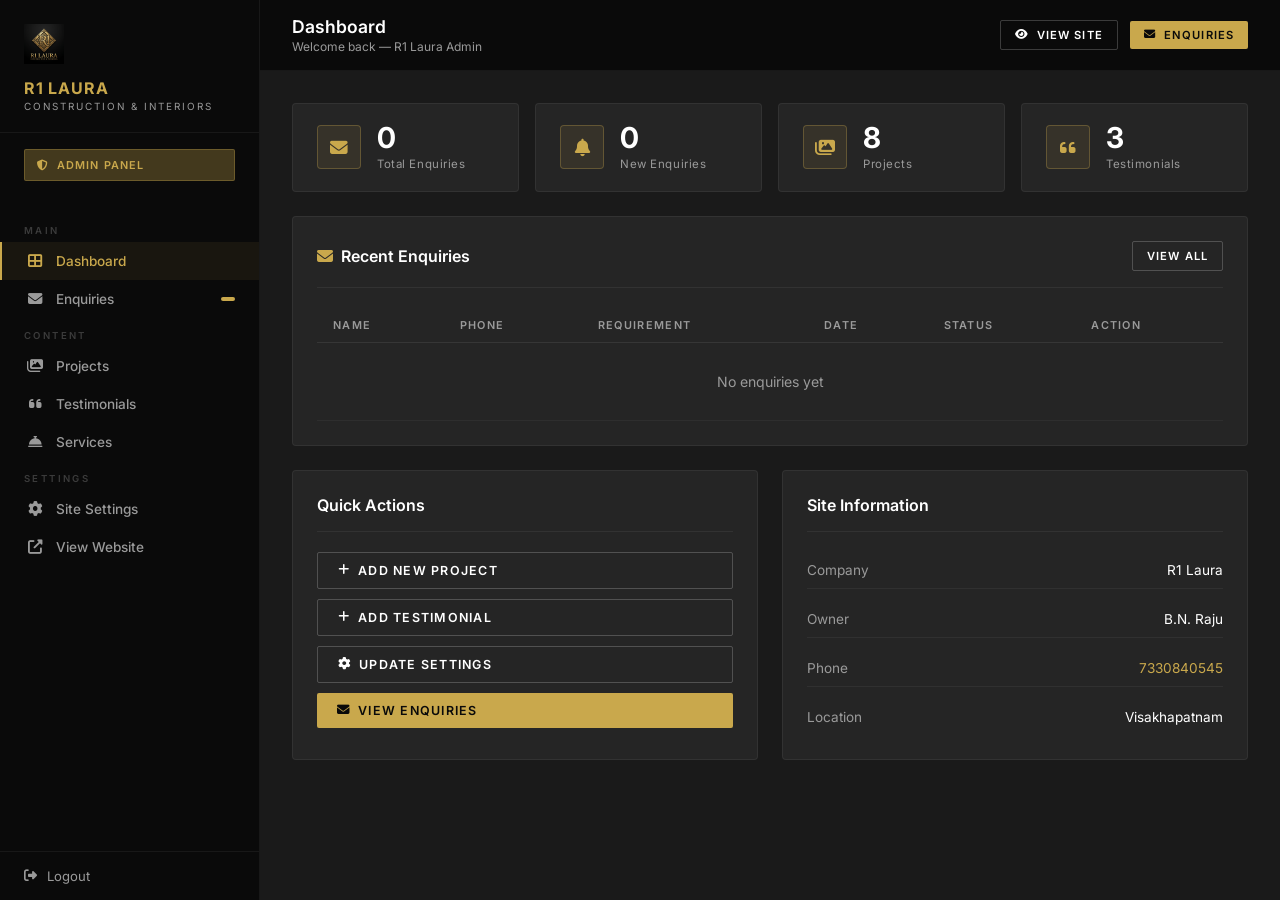
<file: admin/dashboard.html>
<!DOCTYPE html>
<html lang="en">
<head>
  <meta charset="UTF-8">
  <meta name="viewport" content="width=device-width, initial-scale=1.0">
  <title>Dashboard — R1 Laura Admin</title>
  <link rel="stylesheet" href="../css/admin.css">
  <link rel="stylesheet" href="https://cdnjs.cloudflare.com/ajax/libs/font-awesome/6.5.0/css/all.min.css">
</head>
<body>
<div class="admin-layout">
  <!-- SIDEBAR -->
  <aside class="sidebar">
    <div class="sidebar-logo">
      <img src="../assets/logos/logo-primary.png" alt="R1 Laura">
      <div class="sidebar-brand">
        <div class="sidebar-brand-name">R1 LAURA</div>
        <div class="sidebar-brand-sub">Construction &amp; Interiors</div>
      </div>
    </div>
    <div class="sidebar-admin-badge"><i class="fas fa-shield-alt"></i>Admin Panel</div>
    <nav class="sidebar-nav">
      <div class="sidebar-section-label">Main</div>
      <a href="dashboard.html" class="sidebar-link active"><i class="fas fa-th-large"></i>Dashboard</a>
      <a href="enquiries.html" class="sidebar-link"><i class="fas fa-envelope"></i>Enquiries <span id="sb-new-count" style="margin-left:auto;background:var(--gold);color:var(--black);font-size:0.62rem;font-weight:700;padding:2px 7px;border-radius:10px;"></span></a>
      <div class="sidebar-section-label">Content</div>
      <a href="projects.html" class="sidebar-link"><i class="fas fa-images"></i>Projects</a>
      <a href="testimonials.html" class="sidebar-link"><i class="fas fa-quote-left"></i>Testimonials</a>
      <a href="services.html" class="sidebar-link"><i class="fas fa-concierge-bell"></i>Services</a>
      <div class="sidebar-section-label">Settings</div>
      <a href="settings.html" class="sidebar-link"><i class="fas fa-cog"></i>Site Settings</a>
      <a href="../index.html" class="sidebar-link" target="_blank"><i class="fas fa-external-link-alt"></i>View Website</a>
    </nav>
    <div class="sidebar-footer">
      <button class="logout-btn" onclick="logout()"><i class="fas fa-sign-out-alt"></i>Logout</button>
    </div>
  </aside>

  <!-- MAIN -->
  <main class="admin-main">
    <div class="admin-topbar">
      <div>
        <div class="topbar-title">Dashboard</div>
        <div class="topbar-sub">Welcome back — R1 Laura Admin</div>
      </div>
      <div class="topbar-actions">
        <a href="../index.html" target="_blank" class="btn btn-outline btn-sm"><i class="fas fa-eye"></i>View Site</a>
        <a href="enquiries.html" class="btn btn-gold btn-sm"><i class="fas fa-envelope"></i>Enquiries</a>
      </div>
    </div>

    <div class="admin-content">
      <!-- Stats Row -->
      <div class="stats-row">
        <div class="stat-card">
          <div class="stat-icon"><i class="fas fa-envelope"></i></div>
          <div><div class="stat-card-num" id="total-enquiries">0</div><div class="stat-card-label">Total Enquiries</div></div>
        </div>
        <div class="stat-card">
          <div class="stat-icon"><i class="fas fa-bell"></i></div>
          <div><div class="stat-card-num" id="new-enquiries">0</div><div class="stat-card-label">New Enquiries</div></div>
        </div>
        <div class="stat-card">
          <div class="stat-icon"><i class="fas fa-images"></i></div>
          <div><div class="stat-card-num" id="total-projects">0</div><div class="stat-card-label">Projects</div></div>
        </div>
        <div class="stat-card">
          <div class="stat-icon"><i class="fas fa-quote-left"></i></div>
          <div><div class="stat-card-num" id="total-testimonials">0</div><div class="stat-card-label">Testimonials</div></div>
        </div>
      </div>

      <!-- Recent Enquiries -->
      <div class="card" style="margin-bottom:24px;">
        <div class="card-header">
          <div class="card-title"><i class="fas fa-envelope" style="color:var(--gold);margin-right:8px;"></i>Recent Enquiries</div>
          <a href="enquiries.html" class="btn btn-outline btn-sm">View All</a>
        </div>
        <div class="table-wrap">
          <table>
            <thead><tr><th>Name</th><th>Phone</th><th>Requirement</th><th>Date</th><th>Status</th><th>Action</th></tr></thead>
            <tbody id="recent-enquiries-body">
              <tr><td colspan="6" style="text-align:center;padding:30px;color:var(--text-grey);">No enquiries yet</td></tr>
            </tbody>
          </table>
        </div>
      </div>

      <!-- Quick Actions -->
      <div style="display:grid;grid-template-columns:1fr 1fr;gap:24px;">
        <div class="card">
          <div class="card-header"><div class="card-title">Quick Actions</div></div>
          <div style="display:flex;flex-direction:column;gap:10px;">
            <a href="projects.html" class="btn btn-outline" style="justify-content:flex-start;"><i class="fas fa-plus"></i>Add New Project</a>
            <a href="testimonials.html" class="btn btn-outline" style="justify-content:flex-start;"><i class="fas fa-plus"></i>Add Testimonial</a>
            <a href="settings.html" class="btn btn-outline" style="justify-content:flex-start;"><i class="fas fa-cog"></i>Update Settings</a>
            <a href="enquiries.html" class="btn btn-gold" style="justify-content:flex-start;"><i class="fas fa-envelope"></i>View Enquiries</a>
          </div>
        </div>
        <div class="card">
          <div class="card-header"><div class="card-title">Site Information</div></div>
          <div style="display:flex;flex-direction:column;gap:12px;">
            <div style="display:flex;justify-content:space-between;align-items:center;padding:10px 0;border-bottom:1px solid rgba(255,255,255,0.05);">
              <span style="font-size:0.85rem;color:var(--text-grey);">Company</span>
              <span style="font-size:0.85rem;color:var(--white);">R1 Laura</span>
            </div>
            <div style="display:flex;justify-content:space-between;align-items:center;padding:10px 0;border-bottom:1px solid rgba(255,255,255,0.05);">
              <span style="font-size:0.85rem;color:var(--text-grey);">Owner</span>
              <span style="font-size:0.85rem;color:var(--white);" id="info-owner">B.N. Raju</span>
            </div>
            <div style="display:flex;justify-content:space-between;align-items:center;padding:10px 0;border-bottom:1px solid rgba(255,255,255,0.05);">
              <span style="font-size:0.85rem;color:var(--text-grey);">Phone</span>
              <span style="font-size:0.85rem;color:var(--gold);" id="info-phone">7330840545</span>
            </div>
            <div style="display:flex;justify-content:space-between;align-items:center;padding:10px 0;">
              <span style="font-size:0.85rem;color:var(--text-grey);">Location</span>
              <span style="font-size:0.85rem;color:var(--white);">Visakhapatnam</span>
            </div>
          </div>
        </div>
      </div>
    </div>
  </main>
</div>

<script src="../js/data.js"></script>
<script>
  // Auth guard
  if (typeof DB !== 'undefined' && !DB.isLoggedIn()) window.location.href = 'index.html';

  function logout() { if(typeof DB!=='undefined') DB.logout(); window.location.href='index.html'; }

  // Load stats
  document.addEventListener('DOMContentLoaded', () => {
    if (typeof DB === 'undefined') return;
    const enquiries = DB.getEnquiries();
    const newE = enquiries.filter(e => e.status === 'NEW');
    document.getElementById('total-enquiries').textContent = enquiries.length;
    document.getElementById('new-enquiries').textContent = newE.length;
    document.getElementById('total-projects').textContent = DB.getProjects().length;
    document.getElementById('total-testimonials').textContent = DB.getTestimonials().length;

    const sb = document.getElementById('sb-new-count');
    if (sb && newE.length > 0) sb.textContent = newE.length;

    const settings = DB.getSettings();
    document.getElementById('info-owner').textContent = settings.owner;
    document.getElementById('info-phone').textContent = settings.phone;

    // Recent enquiries table
    const tbody = document.getElementById('recent-enquiries-body');
    const recent = enquiries.slice(0, 5);
    if (recent.length > 0) {
      tbody.innerHTML = recent.map(e => `
        <tr>
          <td style="color:var(--white);font-weight:500;">${e.name}</td>
          <td>${e.phone}</td>
          <td>${e.requirement || '—'}</td>
          <td style="font-size:0.8rem;color:var(--text-grey);">${new Date(e.createdAt).toLocaleDateString('en-IN')}</td>
          <td><span class="badge badge-${e.status.toLowerCase().replace('-','')}">${e.status}</span></td>
          <td><a href="enquiries.html" class="btn btn-outline btn-sm">View</a></td>
        </tr>
      `).join('');
    }
  });
</script>
</body>
</html>
</file>
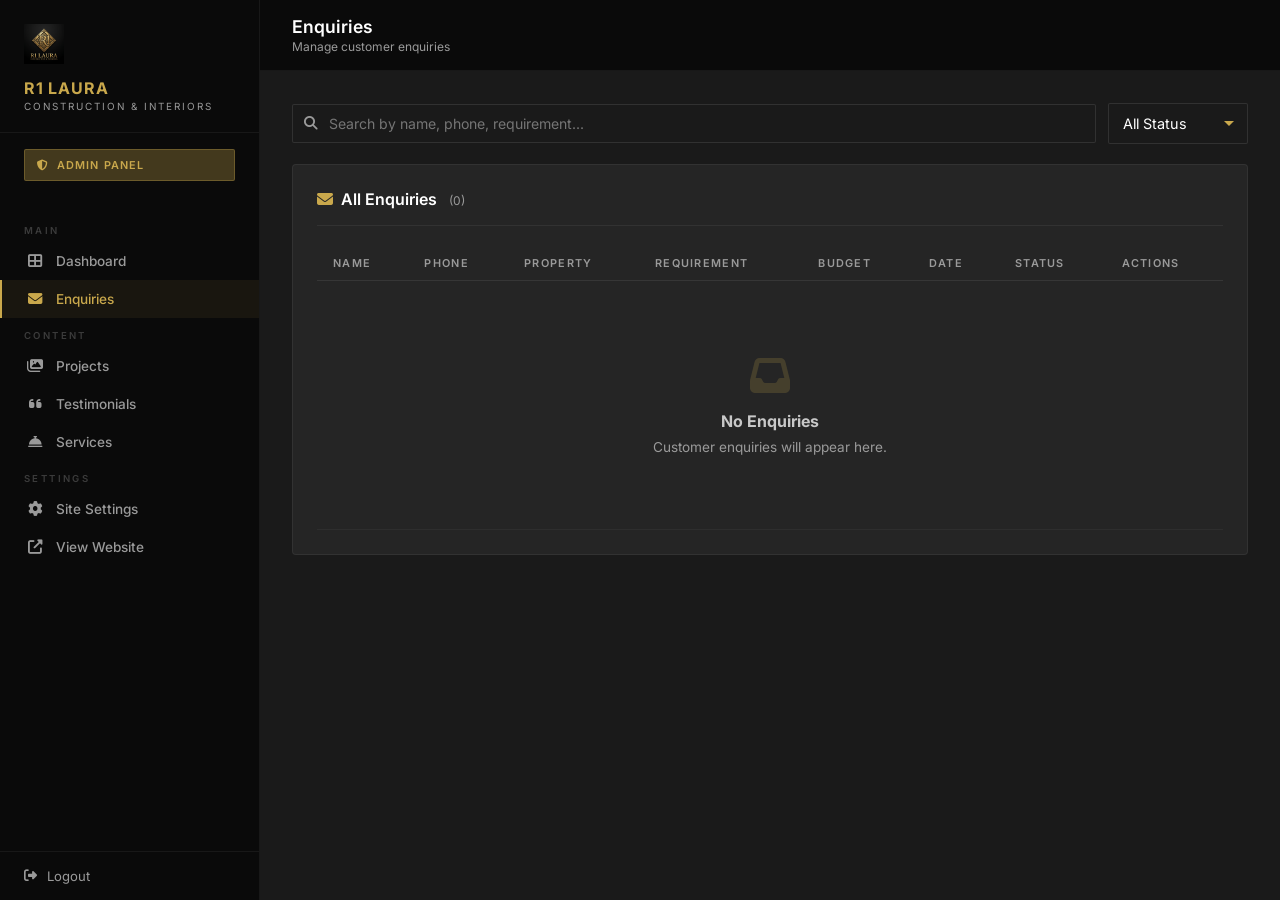
<file: admin/enquiries.html>
<!DOCTYPE html>
<html lang="en">
<head>
  <meta charset="UTF-8">
  <meta name="viewport" content="width=device-width, initial-scale=1.0">
  <title>Enquiries — R1 Laura Admin</title>
  <link rel="stylesheet" href="../css/admin.css">
  <link rel="stylesheet" href="https://cdnjs.cloudflare.com/ajax/libs/font-awesome/6.5.0/css/all.min.css">
</head>
<body>
<div class="admin-layout">
  <aside class="sidebar">
    <div class="sidebar-logo"><img src="../assets/logos/logo-primary.png" alt="R1 Laura"><div class="sidebar-brand"><div class="sidebar-brand-name">R1 LAURA</div><div class="sidebar-brand-sub">Construction &amp; Interiors</div></div></div>
    <div class="sidebar-admin-badge"><i class="fas fa-shield-alt"></i>Admin Panel</div>
    <nav class="sidebar-nav">
      <div class="sidebar-section-label">Main</div>
      <a href="dashboard.html" class="sidebar-link"><i class="fas fa-th-large"></i>Dashboard</a>
      <a href="enquiries.html" class="sidebar-link active"><i class="fas fa-envelope"></i>Enquiries</a>
      <div class="sidebar-section-label">Content</div>
      <a href="projects.html" class="sidebar-link"><i class="fas fa-images"></i>Projects</a>
      <a href="testimonials.html" class="sidebar-link"><i class="fas fa-quote-left"></i>Testimonials</a>
      <a href="services.html" class="sidebar-link"><i class="fas fa-concierge-bell"></i>Services</a>
      <div class="sidebar-section-label">Settings</div>
      <a href="settings.html" class="sidebar-link"><i class="fas fa-cog"></i>Site Settings</a>
      <a href="../index.html" class="sidebar-link" target="_blank"><i class="fas fa-external-link-alt"></i>View Website</a>
    </nav>
    <div class="sidebar-footer"><button class="logout-btn" onclick="logout()"><i class="fas fa-sign-out-alt"></i>Logout</button></div>
  </aside>

  <main class="admin-main">
    <div class="admin-topbar">
      <div><div class="topbar-title">Enquiries</div><div class="topbar-sub">Manage customer enquiries</div></div>
    </div>
    <div class="admin-content">

      <!-- Filter bar -->
      <div class="search-bar">
        <div class="search-input-wrap">
          <i class="fas fa-search"></i>
          <input type="text" class="search-input" id="search-enquiries" placeholder="Search by name, phone, requirement...">
        </div>
        <select class="form-control" id="filter-status" style="width:auto;min-width:140px;">
          <option value="all">All Status</option>
          <option value="NEW">New</option>
          <option value="CONTACTED">Contacted</option>
          <option value="FOLLOW-UP">Follow-Up</option>
          <option value="CONVERTED">Converted</option>
          <option value="CLOSED">Closed</option>
        </select>
      </div>

      <div class="card">
        <div class="card-header">
          <div class="card-title"><i class="fas fa-envelope" style="color:var(--gold);margin-right:8px;"></i>All Enquiries <span id="enquiry-count" style="font-size:0.75rem;color:var(--text-grey);font-weight:400;margin-left:8px;"></span></div>
        </div>
        <div class="table-wrap">
          <table>
            <thead>
              <tr>
                <th>Name</th><th>Phone</th><th>Property</th><th>Requirement</th><th>Budget</th><th>Date</th><th>Status</th><th>Actions</th>
              </tr>
            </thead>
            <tbody id="enquiries-body"></tbody>
          </table>
        </div>
      </div>
    </div>
  </main>
</div>

<!-- Detail Modal -->
<div class="modal-bg" id="detail-modal">
  <div class="modal" style="max-width:640px;">
    <div class="modal-header">
      <div class="modal-title">Enquiry Details</div>
      <button class="modal-close" onclick="closeModal()"><i class="fas fa-times"></i></button>
    </div>
    <div class="modal-body" id="modal-detail-body"></div>
    <div class="modal-footer">
      <button class="btn btn-outline" onclick="closeModal()">Close</button>
    </div>
  </div>
</div>

<script src="../js/data.js"></script>
<script>
  if (typeof DB !== 'undefined' && !DB.isLoggedIn()) window.location.href = 'index.html';
  function logout() { if(typeof DB!=='undefined') DB.logout(); window.location.href='index.html'; }

  let allEnquiries = [];
  let filtered = [];

  function renderEnquiries(list) {
    const tbody = document.getElementById('enquiries-body');
    document.getElementById('enquiry-count').textContent = `(${list.length})`;
    if (!list.length) {
      tbody.innerHTML = `<tr><td colspan="8"><div class="empty-state"><i class="fas fa-inbox"></i><h4>No Enquiries</h4><p>Customer enquiries will appear here.</p></div></td></tr>`;
      return;
    }
    tbody.innerHTML = list.map(e => `
      <tr>
        <td style="color:var(--white);font-weight:500;">${e.name}</td>
        <td><a href="tel:+91${e.phone}" style="color:var(--gold);">${e.phone}</a></td>
        <td style="font-size:0.82rem;">${e.propertyType || '—'}</td>
        <td style="font-size:0.82rem;">${e.requirement || '—'}</td>
        <td style="font-size:0.78rem;color:var(--text-grey);">${e.budget || '—'}</td>
        <td style="font-size:0.78rem;color:var(--text-grey);">${new Date(e.createdAt).toLocaleDateString('en-IN')}</td>
        <td>
          <select class="form-control" style="padding:5px 10px;font-size:0.72rem;width:auto;" onchange="updateStatus('${e.id}', this.value)">
            ${['NEW','CONTACTED','FOLLOW-UP','CONVERTED','CLOSED'].map(s=>`<option value="${s}" ${e.status===s?'selected':''}>${s}</option>`).join('')}
          </select>
        </td>
        <td>
          <div style="display:flex;gap:6px;">
            <button class="btn btn-outline btn-sm btn-icon" onclick="viewDetail('${e.id}')" title="View"><i class="fas fa-eye"></i></button>
            <a href="https://wa.me/91${e.phone}?text=${encodeURIComponent('Hello '+e.name+', This is R1 Laura. We received your enquiry about '+e.requirement+'. Please let us know a convenient time to discuss your project.')}" target="_blank" class="btn btn-sm" style="background:rgba(37,211,102,0.1);color:#25D366;border:1px solid rgba(37,211,102,0.3);" title="WhatsApp"><i class="fab fa-whatsapp"></i></button>
            <a href="tel:+91${e.phone}" class="btn btn-outline btn-sm btn-icon" title="Call"><i class="fas fa-phone"></i></a>
            <button class="btn btn-danger btn-sm btn-icon" onclick="deleteEnquiry('${e.id}')" title="Delete"><i class="fas fa-trash"></i></button>
          </div>
        </td>
      </tr>
    `).join('');
  }

  function applyFilter() {
    const search = document.getElementById('search-enquiries').value.toLowerCase();
    const status = document.getElementById('filter-status').value;
    filtered = allEnquiries.filter(e => {
      const matchSearch = !search || e.name.toLowerCase().includes(search) || e.phone.includes(search) || (e.requirement||'').toLowerCase().includes(search);
      const matchStatus = status === 'all' || e.status === status;
      return matchSearch && matchStatus;
    });
    renderEnquiries(filtered);
  }

  function updateStatus(id, status) {
    if(typeof DB!=='undefined') DB.updateEnquiryStatus(id, status);
    allEnquiries = typeof DB!=='undefined' ? DB.getEnquiries() : [];
    applyFilter();
  }

  function deleteEnquiry(id) {
    if (!confirm('Delete this enquiry?')) return;
    if(typeof DB!=='undefined') DB.deleteEnquiry(id);
    allEnquiries = typeof DB!=='undefined' ? DB.getEnquiries() : [];
    applyFilter();
  }

  function viewDetail(id) {
    const e = allEnquiries.find(x => x.id === id);
    if (!e) return;
    document.getElementById('modal-detail-body').innerHTML = `
      <div style="display:grid;grid-template-columns:1fr 1fr;gap:12px;margin-bottom:16px;">
        <div><div style="font-size:0.65rem;letter-spacing:0.2em;text-transform:uppercase;color:var(--gold);margin-bottom:4px;">Name</div><div style="color:var(--white);font-weight:600;">${e.name}</div></div>
        <div><div style="font-size:0.65rem;letter-spacing:0.2em;text-transform:uppercase;color:var(--gold);margin-bottom:4px;">Phone</div><div><a href="tel:+91${e.phone}" style="color:var(--white);">${e.phone}</a></div></div>
        ${e.whatsapp?`<div><div style="font-size:0.65rem;letter-spacing:0.2em;text-transform:uppercase;color:var(--gold);margin-bottom:4px;">WhatsApp</div><div style="color:var(--white);">${e.whatsapp}</div></div>`:''}
        ${e.email?`<div><div style="font-size:0.65rem;letter-spacing:0.2em;text-transform:uppercase;color:var(--gold);margin-bottom:4px;">Email</div><div style="color:var(--white);">${e.email}</div></div>`:''}
        <div><div style="font-size:0.65rem;letter-spacing:0.2em;text-transform:uppercase;color:var(--gold);margin-bottom:4px;">Location</div><div style="color:var(--white);">${e.location||'—'}</div></div>
        <div><div style="font-size:0.65rem;letter-spacing:0.2em;text-transform:uppercase;color:var(--gold);margin-bottom:4px;">Property Type</div><div style="color:var(--white);">${e.propertyType||'—'}</div></div>
        <div><div style="font-size:0.65rem;letter-spacing:0.2em;text-transform:uppercase;color:var(--gold);margin-bottom:4px;">Requirement</div><div style="color:var(--white);">${e.requirement||'—'}</div></div>
        <div><div style="font-size:0.65rem;letter-spacing:0.2em;text-transform:uppercase;color:var(--gold);margin-bottom:4px;">Area</div><div style="color:var(--white);">${e.area||'—'}</div></div>
        <div><div style="font-size:0.65rem;letter-spacing:0.2em;text-transform:uppercase;color:var(--gold);margin-bottom:4px;">Budget</div><div style="color:var(--white);">${e.budget||'—'}</div></div>
        <div><div style="font-size:0.65rem;letter-spacing:0.2em;text-transform:uppercase;color:var(--gold);margin-bottom:4px;">Date</div><div style="color:var(--white);">${new Date(e.createdAt).toLocaleString('en-IN')}</div></div>
      </div>
      ${e.description?`<div style="padding:16px;background:var(--charcoal);border:1px solid rgba(255,255,255,0.06);"><div style="font-size:0.65rem;letter-spacing:0.2em;text-transform:uppercase;color:var(--gold);margin-bottom:8px;">Project Description</div><p style="color:var(--text-light);font-size:0.9rem;">${e.description}</p></div>`:''}
      <div style="display:flex;gap:10px;margin-top:16px;flex-wrap:wrap;">
        <a href="tel:+91${e.phone}" class="btn btn-outline btn-sm"><i class="fas fa-phone"></i>Call</a>
        <a href="https://wa.me/91${e.phone}" target="_blank" class="btn btn-sm" style="background:rgba(37,211,102,0.1);color:#25D366;border:1px solid rgba(37,211,102,0.3);"><i class="fab fa-whatsapp"></i>WhatsApp</a>
      </div>
    `;
    document.getElementById('detail-modal').classList.add('open');
  }

  function closeModal() { document.getElementById('detail-modal').classList.remove('open'); }

  document.addEventListener('DOMContentLoaded', () => {
    allEnquiries = typeof DB !== 'undefined' ? DB.getEnquiries() : [];
    renderEnquiries(allEnquiries);
    document.getElementById('search-enquiries').addEventListener('input', applyFilter);
    document.getElementById('filter-status').addEventListener('change', applyFilter);
  });
</script>
</body>
</html>
</file>
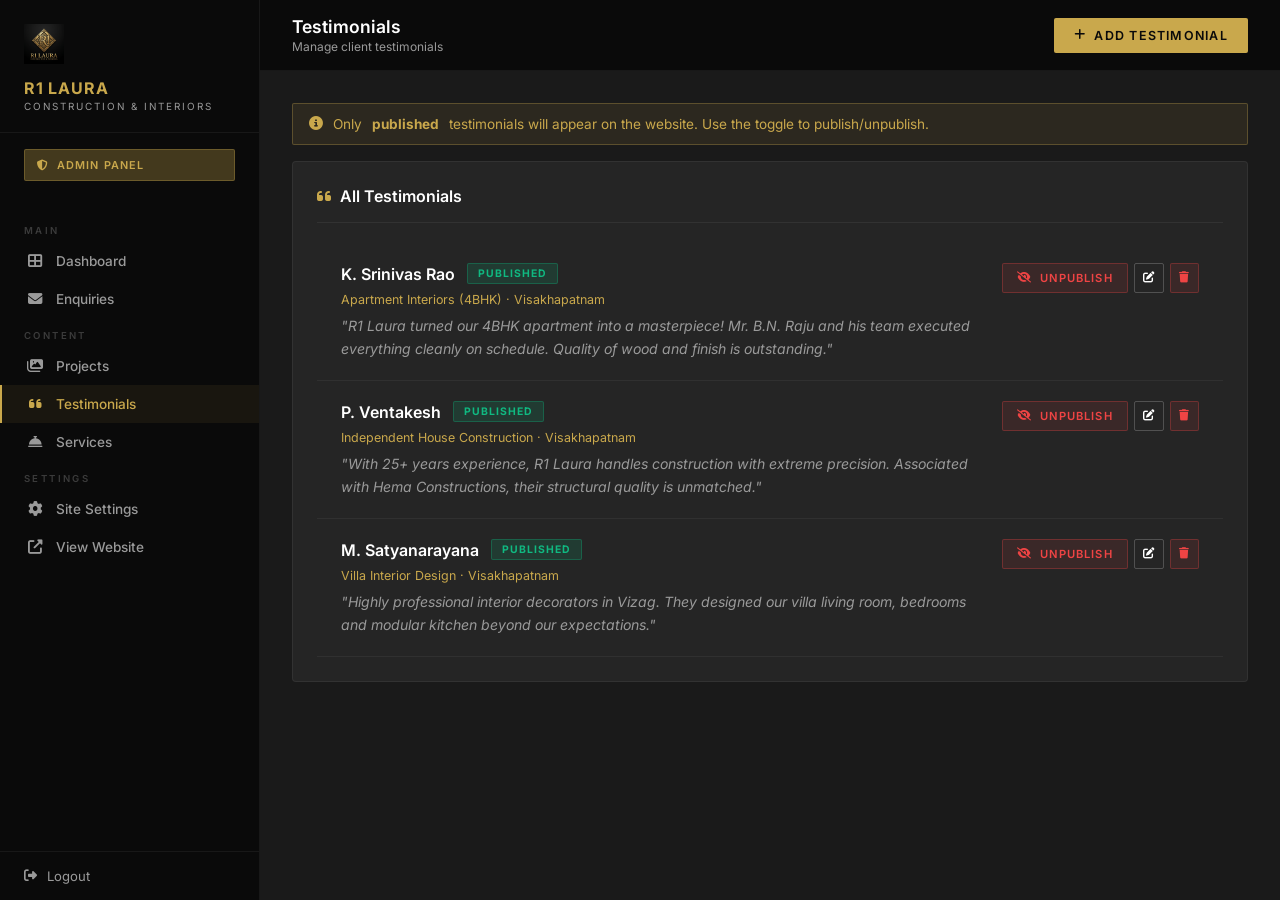
<file: admin/testimonials.html>
<!DOCTYPE html>
<html lang="en">
<head>
  <meta charset="UTF-8">
  <meta name="viewport" content="width=device-width, initial-scale=1.0">
  <title>Testimonials — R1 Laura Admin</title>
  <link rel="stylesheet" href="../css/admin.css">
  <link rel="stylesheet" href="https://cdnjs.cloudflare.com/ajax/libs/font-awesome/6.5.0/css/all.min.css">
</head>
<body>
<div class="admin-layout">
  <aside class="sidebar">
    <div class="sidebar-logo"><img src="../assets/logos/logo-primary.png" alt="R1 Laura"><div class="sidebar-brand"><div class="sidebar-brand-name">R1 LAURA</div><div class="sidebar-brand-sub">Construction &amp; Interiors</div></div></div>
    <div class="sidebar-admin-badge"><i class="fas fa-shield-alt"></i>Admin Panel</div>
    <nav class="sidebar-nav">
      <div class="sidebar-section-label">Main</div>
      <a href="dashboard.html" class="sidebar-link"><i class="fas fa-th-large"></i>Dashboard</a>
      <a href="enquiries.html" class="sidebar-link"><i class="fas fa-envelope"></i>Enquiries</a>
      <div class="sidebar-section-label">Content</div>
      <a href="projects.html" class="sidebar-link"><i class="fas fa-images"></i>Projects</a>
      <a href="testimonials.html" class="sidebar-link active"><i class="fas fa-quote-left"></i>Testimonials</a>
      <a href="services.html" class="sidebar-link"><i class="fas fa-concierge-bell"></i>Services</a>
      <div class="sidebar-section-label">Settings</div>
      <a href="settings.html" class="sidebar-link"><i class="fas fa-cog"></i>Site Settings</a>
      <a href="../index.html" class="sidebar-link" target="_blank"><i class="fas fa-external-link-alt"></i>View Website</a>
    </nav>
    <div class="sidebar-footer"><button class="logout-btn" onclick="logout()"><i class="fas fa-sign-out-alt"></i>Logout</button></div>
  </aside>

  <main class="admin-main">
    <div class="admin-topbar">
      <div><div class="topbar-title">Testimonials</div><div class="topbar-sub">Manage client testimonials</div></div>
      <div class="topbar-actions"><button class="btn btn-gold" onclick="openAddModal()"><i class="fas fa-plus"></i>Add Testimonial</button></div>
    </div>
    <div class="admin-content">
      <div class="alert alert-info"><i class="fas fa-info-circle"></i>Only <strong>published</strong> testimonials will appear on the website. Use the toggle to publish/unpublish.</div>
      <div class="card">
        <div class="card-header"><div class="card-title"><i class="fas fa-quote-left" style="color:var(--gold);margin-right:8px;"></i>All Testimonials</div></div>
        <div id="testimonials-list"></div>
      </div>
    </div>
  </main>
</div>

<!-- Add/Edit Modal -->
<div class="modal-bg" id="testimonial-modal">
  <div class="modal">
    <div class="modal-header">
      <div class="modal-title" id="t-modal-title">Add Testimonial</div>
      <button class="modal-close" onclick="closeModal()"><i class="fas fa-times"></i></button>
    </div>
    <div class="modal-body">
      <input type="hidden" id="t-edit-id">
      <div class="form-group"><label class="form-label">Client Name *</label><input type="text" id="t-name" class="form-control" placeholder="Client's full name"></div>
      <div class="form-grid">
        <div class="form-group"><label class="form-label">Project Type</label><input type="text" id="t-project" class="form-control" placeholder="e.g. Apartment Interiors"></div>
        <div class="form-group"><label class="form-label">Location</label><input type="text" id="t-location" class="form-control" placeholder="Visakhapatnam"></div>
      </div>
      <div class="form-group"><label class="form-label">Testimonial *</label><textarea id="t-text" class="form-control" rows="4" placeholder="Client's testimonial text..."></textarea></div>
      <div class="form-group">
        <label class="form-label" style="display:flex;align-items:center;gap:12px;cursor:pointer;">
          <label class="toggle"><input type="checkbox" id="t-published"><span class="toggle-slider"></span></label>
          Published (visible on website)
        </label>
      </div>
    </div>
    <div class="modal-footer">
      <button class="btn btn-outline" onclick="closeModal()">Cancel</button>
      <button class="btn btn-gold" onclick="saveTestimonial()"><i class="fas fa-save"></i>Save</button>
    </div>
  </div>
</div>

<script src="../js/data.js"></script>
<script>
  if (typeof DB !== 'undefined' && !DB.isLoggedIn()) window.location.href = 'index.html';
  function logout() { if(typeof DB!=='undefined') DB.logout(); window.location.href='index.html'; }

  function renderTestimonials() {
    const list = typeof DB !== 'undefined' ? DB.getTestimonials() : [];
    const container = document.getElementById('testimonials-list');
    if (!list.length) {
      container.innerHTML = `<div class="empty-state"><i class="fas fa-quote-left"></i><h4>No Testimonials</h4><p>Add your first client testimonial.</p></div>`;
      return;
    }
    container.innerHTML = list.map(t => `
      <div style="padding:20px 24px;border-bottom:1px solid rgba(255,255,255,0.05);display:flex;align-items:flex-start;gap:16px;">
        <div style="flex:1;">
          <div style="display:flex;align-items:center;gap:12px;margin-bottom:8px;">
            <span style="font-weight:600;color:var(--white);">${t.name}</span>
            <span class="badge ${t.published?'badge-published':'badge-draft'}">${t.published?'Published':'Draft'}</span>
          </div>
          <div style="font-size:0.78rem;color:var(--gold);margin-bottom:8px;">${t.project||'—'} · ${t.location||'—'}</div>
          <p style="font-size:0.88rem;color:var(--text-grey);line-height:1.6;font-style:italic;">"${t.text}"</p>
        </div>
        <div style="display:flex;gap:6px;flex-shrink:0;">
          <button class="btn btn-sm" style="background:${t.published?'rgba(239,68,68,0.1)':'rgba(16,185,129,0.1)'};color:${t.published?'#ef4444':'#10b981'};border:1px solid ${t.published?'rgba(239,68,68,0.3)':'rgba(16,185,129,0.3)'};" onclick="togglePublish('${t.id}',${!t.published})">
            <i class="fas fa-${t.published?'eye-slash':'eye'}"></i> ${t.published?'Unpublish':'Publish'}
          </button>
          <button class="btn btn-outline btn-sm btn-icon" onclick="editTestimonial('${t.id}')"><i class="fas fa-edit"></i></button>
          <button class="btn btn-danger btn-sm btn-icon" onclick="deleteTestimonial('${t.id}')"><i class="fas fa-trash"></i></button>
        </div>
      </div>
    `).join('');
  }

  function openAddModal() {
    document.getElementById('t-modal-title').textContent = 'Add Testimonial';
    document.getElementById('t-edit-id').value = '';
    ['t-name','t-project','t-location','t-text'].forEach(id => document.getElementById(id).value = '');
    document.getElementById('t-published').checked = false;
    document.getElementById('testimonial-modal').classList.add('open');
  }

  function editTestimonial(id) {
    const t = DB.getTestimonials().find(x => x.id === id);
    if (!t) return;
    document.getElementById('t-modal-title').textContent = 'Edit Testimonial';
    document.getElementById('t-edit-id').value = t.id;
    document.getElementById('t-name').value = t.name||'';
    document.getElementById('t-project').value = t.project||'';
    document.getElementById('t-location').value = t.location||'';
    document.getElementById('t-text').value = t.text||'';
    document.getElementById('t-published').checked = !!t.published;
    document.getElementById('testimonial-modal').classList.add('open');
  }

  function saveTestimonial() {
    const name = document.getElementById('t-name').value.trim();
    const text = document.getElementById('t-text').value.trim();
    if (!name || !text) { alert('Name and testimonial text are required.'); return; }
    const data = { name, project: document.getElementById('t-project').value.trim(), location: document.getElementById('t-location').value.trim() || 'Visakhapatnam', text, published: document.getElementById('t-published').checked };
    const editId = document.getElementById('t-edit-id').value;
    if (editId) DB.updateTestimonial(editId, data);
    else DB.addTestimonial(data);
    renderTestimonials();
    closeModal();
  }

  function togglePublish(id, pub) { DB.updateTestimonial(id, { published: pub }); renderTestimonials(); }
  function deleteTestimonial(id) { if (!confirm('Delete testimonial?')) return; DB.deleteTestimonial(id); renderTestimonials(); }
  function closeModal() { document.getElementById('testimonial-modal').classList.remove('open'); }

  document.addEventListener('DOMContentLoaded', renderTestimonials);
</script>
</body>
</html>
</file>
<file: css/admin.css>
/* ============================================================
   R1 LAURA — ADMIN CSS
   ============================================================ */
@import url('https://fonts.googleapis.com/css2?family=Inter:wght@300;400;500;600;700&display=swap');

:root {
  --gold: #C9A84C;
  --gold-light: #E4C97A;
  --gold-border: rgba(201,168,76,0.3);
  --black: #0A0A0A;
  --charcoal: #1A1A1A;
  --graphite: #252525;
  --white: #FFFFFF;
  --off-white: #F5F2ED;
  --text-grey: #9A9A9A;
  --text-light: #C8C8C8;
  --sidebar-w: 260px;
  --status-new: #3B82F6;
  --status-contacted: #F59E0B;
  --status-followup: #8B5CF6;
  --status-converted: #10B981;
  --status-closed: #6B7280;
  --danger: #EF4444;
  --success: #10B981;
}

*, *::before, *::after { margin:0; padding:0; box-sizing:border-box; }
html { font-size:16px; }
body { font-family:'Inter',sans-serif; background:var(--charcoal); color:var(--white); min-height:100vh; -webkit-font-smoothing:antialiased; }
a { text-decoration:none; color:inherit; }
button { cursor:pointer; font-family:'Inter',sans-serif; }
input,textarea,select { font-family:'Inter',sans-serif; }

/* ── Layout ─────────────────────────────────────────────────── */
.admin-layout { display:flex; min-height:100vh; }

.sidebar {
  width:var(--sidebar-w);
  background:var(--black);
  border-right:1px solid rgba(255,255,255,0.06);
  display:flex;
  flex-direction:column;
  position:fixed;
  top:0; left:0; bottom:0;
  z-index:100;
  overflow-y:auto;
}

.sidebar-logo {
  padding:24px 24px 20px;
  border-bottom:1px solid rgba(255,255,255,0.06);
}

.sidebar-logo img { height:40px; width:auto; }

.sidebar-brand { margin-top:10px; }
.sidebar-brand-name { font-size:1rem; font-weight:700; color:var(--gold); letter-spacing:0.05em; }
.sidebar-brand-sub { font-size:0.62rem; letter-spacing:0.2em; text-transform:uppercase; color:var(--text-grey); margin-top:2px; }

.sidebar-admin-badge {
  margin:16px 24px;
  padding:8px 12px;
  background:var(--gold-border);
  border:1px solid var(--gold-border);
  border-radius:2px;
  font-size:0.68rem;
  font-weight:600;
  letter-spacing:0.1em;
  text-transform:uppercase;
  color:var(--gold);
  display:flex;
  align-items:center;
  gap:8px;
}

.sidebar-nav { padding:16px 0; flex:1; }

.sidebar-section-label {
  padding:12px 24px 6px;
  font-size:0.6rem;
  font-weight:600;
  letter-spacing:0.25em;
  text-transform:uppercase;
  color:rgba(255,255,255,0.2);
}

.sidebar-link {
  display:flex;
  align-items:center;
  gap:12px;
  padding:11px 24px;
  font-size:0.85rem;
  font-weight:500;
  color:var(--text-grey);
  transition:all 0.2s;
  border-left:2px solid transparent;
}

.sidebar-link:hover { color:var(--white); background:rgba(255,255,255,0.04); }
.sidebar-link.active { color:var(--gold); background:rgba(201,168,76,0.08); border-left-color:var(--gold); }
.sidebar-link i { width:18px; text-align:center; font-size:0.9rem; }

.sidebar-footer {
  padding:16px 24px;
  border-top:1px solid rgba(255,255,255,0.06);
}

.logout-btn {
  display:flex;
  align-items:center;
  gap:10px;
  font-size:0.82rem;
  color:var(--text-grey);
  cursor:pointer;
  transition:color 0.2s;
  background:none;
  border:none;
  width:100%;
}

.logout-btn:hover { color:var(--danger); }

/* ── Main content ─────────────────────────────────────────────── */
.admin-main {
  margin-left:var(--sidebar-w);
  flex:1;
  display:flex;
  flex-direction:column;
  min-height:100vh;
}

.admin-topbar {
  background:var(--black);
  border-bottom:1px solid rgba(255,255,255,0.06);
  padding:16px 32px;
  display:flex;
  align-items:center;
  justify-content:space-between;
  position:sticky;
  top:0;
  z-index:50;
}

.topbar-title { font-size:1.1rem; font-weight:600; color:var(--white); }
.topbar-sub { font-size:0.75rem; color:var(--text-grey); margin-top:2px; }

.topbar-actions { display:flex; align-items:center; gap:12px; }

.admin-content { padding:32px; flex:1; }

/* ── Cards ─────────────────────────────────────────────────── */
.card {
  background:var(--graphite);
  border:1px solid rgba(255,255,255,0.06);
  border-radius:4px;
  padding:24px;
}

.card-header {
  display:flex;
  align-items:center;
  justify-content:space-between;
  margin-bottom:20px;
  padding-bottom:16px;
  border-bottom:1px solid rgba(255,255,255,0.06);
}

.card-title { font-size:1rem; font-weight:600; color:var(--white); }

/* ── Stats row ─────────────────────────────────────────────────── */
.stats-row {
  display:grid;
  grid-template-columns:repeat(4,1fr);
  gap:16px;
  margin-bottom:24px;
}

.stat-card {
  background:var(--graphite);
  border:1px solid rgba(255,255,255,0.06);
  padding:20px 24px;
  border-radius:4px;
  display:flex;
  align-items:center;
  gap:16px;
}

.stat-icon {
  width:44px;
  height:44px;
  background:rgba(201,168,76,0.1);
  border:1px solid var(--gold-border);
  border-radius:4px;
  display:flex;
  align-items:center;
  justify-content:center;
  flex-shrink:0;
}

.stat-icon i { color:var(--gold); font-size:1.1rem; }
.stat-card-num { font-size:1.8rem; font-weight:700; color:var(--white); line-height:1; }
.stat-card-label { font-size:0.72rem; color:var(--text-grey); margin-top:4px; letter-spacing:0.05em; }

/* ── Tables ─────────────────────────────────────────────────── */
.table-wrap { overflow-x:auto; }

table { width:100%; border-collapse:collapse; }
thead tr { border-bottom:1px solid rgba(255,255,255,0.08); }
thead th { padding:10px 16px; font-size:0.68rem; font-weight:600; letter-spacing:0.12em; text-transform:uppercase; color:var(--text-grey); text-align:left; }
tbody tr { border-bottom:1px solid rgba(255,255,255,0.04); transition:background 0.15s; }
tbody tr:hover { background:rgba(255,255,255,0.03); }
tbody td { padding:14px 16px; font-size:0.88rem; color:var(--text-light); vertical-align:middle; }

/* ── Badges / Status ─────────────────────────────────────────── */
.badge {
  display:inline-block;
  padding:3px 10px;
  border-radius:2px;
  font-size:0.65rem;
  font-weight:700;
  letter-spacing:0.1em;
  text-transform:uppercase;
}

.badge-new { background:rgba(59,130,246,0.15); color:var(--status-new); border:1px solid rgba(59,130,246,0.3); }
.badge-contacted { background:rgba(245,158,11,0.15); color:var(--status-contacted); border:1px solid rgba(245,158,11,0.3); }
.badge-followup { background:rgba(139,92,246,0.15); color:var(--status-followup); border:1px solid rgba(139,92,246,0.3); }
.badge-converted { background:rgba(16,185,129,0.15); color:var(--status-converted); border:1px solid rgba(16,185,129,0.3); }
.badge-closed { background:rgba(107,114,128,0.15); color:var(--status-closed); border:1px solid rgba(107,114,128,0.3); }
.badge-published { background:rgba(16,185,129,0.15); color:var(--status-converted); border:1px solid rgba(16,185,129,0.3); }
.badge-draft { background:rgba(107,114,128,0.15); color:var(--status-closed); border:1px solid rgba(107,114,128,0.3); }
.badge-featured { background:rgba(201,168,76,0.15); color:var(--gold); border:1px solid var(--gold-border); }

/* ── Buttons ─────────────────────────────────────────────────── */
.btn { display:inline-flex;align-items:center;gap:8px;padding:10px 20px;font-size:0.78rem;font-weight:600;letter-spacing:0.1em;text-transform:uppercase;cursor:pointer;border:none;transition:all 0.2s;border-radius:2px; }
.btn-gold { background:var(--gold);color:var(--black); }
.btn-gold:hover { background:var(--gold-light); }
.btn-outline { background:transparent;color:var(--white);border:1px solid rgba(255,255,255,0.2); }
.btn-outline:hover { border-color:var(--gold);color:var(--gold); }
.btn-danger { background:rgba(239,68,68,0.1);color:var(--danger);border:1px solid rgba(239,68,68,0.3); }
.btn-danger:hover { background:var(--danger);color:var(--white); }
.btn-sm { padding:7px 14px;font-size:0.7rem; }
.btn-icon { padding:8px;border-radius:2px; }

/* ── Forms ─────────────────────────────────────────────────── */
.form-group { display:flex;flex-direction:column;gap:6px;margin-bottom:16px; }
.form-label { font-size:0.7rem;font-weight:600;letter-spacing:0.12em;text-transform:uppercase;color:var(--text-grey); }
.form-control { background:var(--charcoal);border:1px solid rgba(255,255,255,0.1);color:var(--white);padding:11px 14px;font-size:0.9rem;outline:none;transition:border-color 0.2s;border-radius:2px;width:100%; }
.form-control:focus { border-color:var(--gold); }
.form-control::placeholder { color:rgba(255,255,255,0.2); }
select.form-control { appearance:none;background-image:url("data:image/svg+xml,%3Csvg xmlns='http://www.w3.org/2000/svg' width='12' height='8'%3E%3Cpath fill='%23C9A84C' d='M1 1l5 5 5-5'/%3E%3C/svg%3E");background-repeat:no-repeat;background-position:right 12px center;cursor:pointer; }
select.form-control option { background:var(--graphite); }
textarea.form-control { resize:vertical;min-height:100px; }
.form-grid { display:grid;grid-template-columns:1fr 1fr;gap:16px; }

/* ── Modal ─────────────────────────────────────────────────── */
.modal-bg { display:none;position:fixed;inset:0;background:rgba(0,0,0,0.8);z-index:1000;align-items:center;justify-content:center;padding:20px; }
.modal-bg.open { display:flex; }
.modal { background:var(--graphite);border:1px solid rgba(255,255,255,0.1);border-radius:4px;width:100%;max-width:560px;max-height:90vh;overflow-y:auto; }
.modal-header { padding:20px 24px;border-bottom:1px solid rgba(255,255,255,0.06);display:flex;align-items:center;justify-content:space-between; }
.modal-title { font-size:1rem;font-weight:600;color:var(--white); }
.modal-close { width:32px;height:32px;display:flex;align-items:center;justify-content:center;color:var(--text-grey);cursor:pointer;background:none;border:none;font-size:1.1rem;transition:color 0.2s; }
.modal-close:hover { color:var(--white); }
.modal-body { padding:24px; }
.modal-footer { padding:16px 24px;border-top:1px solid rgba(255,255,255,0.06);display:flex;justify-content:flex-end;gap:12px; }

/* ── Search / Filter bar ─────────────────────────────────────── */
.search-bar {
  display:flex;
  align-items:center;
  gap:12px;
  margin-bottom:20px;
  flex-wrap:wrap;
}

.search-input-wrap { position:relative;flex:1;min-width:200px; }
.search-input-wrap i { position:absolute;left:12px;top:50%;transform:translateY(-50%);color:var(--text-grey);font-size:0.85rem; }
.search-input { background:var(--charcoal);border:1px solid rgba(255,255,255,0.1);color:var(--white);padding:10px 14px 10px 36px;font-size:0.88rem;outline:none;border-radius:2px;width:100%;transition:border-color 0.2s; }
.search-input:focus { border-color:var(--gold); }

/* ── Toggle ─────────────────────────────────────────────────── */
.toggle { position:relative;display:inline-block;width:40px;height:22px; }
.toggle input { opacity:0;width:0;height:0; }
.toggle-slider { position:absolute;inset:0;background:var(--charcoal);border:1px solid rgba(255,255,255,0.1);border-radius:22px;cursor:pointer;transition:0.3s; }
.toggle-slider::before { content:'';position:absolute;width:16px;height:16px;left:2px;bottom:2px;background:var(--text-grey);border-radius:50%;transition:0.3s; }
.toggle input:checked + .toggle-slider { background:rgba(201,168,76,0.2);border-color:var(--gold); }
.toggle input:checked + .toggle-slider::before { transform:translateX(18px);background:var(--gold); }

/* ── Alerts ─────────────────────────────────────────────────── */
.alert { padding:12px 16px;border-radius:2px;font-size:0.85rem;margin-bottom:16px;display:flex;align-items:center;gap:10px; }
.alert-success { background:rgba(16,185,129,0.1);border:1px solid rgba(16,185,129,0.3);color:var(--success); }
.alert-danger { background:rgba(239,68,68,0.1);border:1px solid rgba(239,68,68,0.3);color:var(--danger); }
.alert-info { background:rgba(201,168,76,0.1);border:1px solid var(--gold-border);color:var(--gold); }

/* ── Login page ─────────────────────────────────────────────── */
.login-page { min-height:100vh;display:flex;align-items:center;justify-content:center;background:var(--black);padding:20px; }
.login-card { background:var(--graphite);border:1px solid var(--gold-border);padding:50px 44px;width:100%;max-width:420px; }
.login-logo { text-align:center;margin-bottom:32px; }
.login-logo img { height:60px; }
.login-title { font-size:1.3rem;font-weight:600;color:var(--white);text-align:center;margin-bottom:8px; }
.login-sub { font-size:0.8rem;color:var(--text-grey);text-align:center;margin-bottom:32px;letter-spacing:0.05em; }
.login-error { color:#EF4444;font-size:0.82rem;text-align:center;margin-top:12px;min-height:20px; }

/* ── Image preview ─────────────────────────────────────────── */
.img-preview { width:100%;aspect-ratio:16/9;background:var(--charcoal);border:1px dashed rgba(255,255,255,0.15);display:flex;align-items:center;justify-content:center;flex-direction:column;gap:8px;cursor:pointer;transition:border-color 0.2s;border-radius:2px;overflow:hidden; }
.img-preview:hover { border-color:var(--gold); }
.img-preview img { width:100%;height:100%;object-fit:cover; }
.img-preview-placeholder { font-size:0.75rem;color:var(--text-grey);text-align:center; }
.img-preview-placeholder i { font-size:1.8rem;color:var(--gold-border);display:block;margin-bottom:8px; }

/* ── Empty state ─────────────────────────────────────────────── */
.empty-state { text-align:center;padding:60px 20px;color:var(--text-grey); }
.empty-state i { font-size:2.5rem;color:rgba(201,168,76,0.2);margin-bottom:16px;display:block; }
.empty-state h4 { font-size:1rem;color:var(--text-light);margin-bottom:8px; }
.empty-state p { font-size:0.85rem; }

/* ── Responsive ─────────────────────────────────────────────── */
@media (max-width:900px) {
  .sidebar { transform:translateX(-100%);transition:transform 0.3s; }
  .sidebar.open { transform:translateX(0); }
  .admin-main { margin-left:0; }
  .stats-row { grid-template-columns:1fr 1fr; }
}
@media (max-width:600px) {
  .stats-row { grid-template-columns:1fr; }
  .form-grid { grid-template-columns:1fr; }
  .admin-content { padding:16px; }
  .login-card { padding:32px 24px; }
}
</file>
<file: css/main.css>
/* ============================================================
   R1 LAURA — CONSTRUCTION & INTERIORS
   Main CSS Design System
   ============================================================ */

/* Google Fonts */
@import url('https://fonts.googleapis.com/css2?family=Playfair+Display:ital,wght@0,400;0,500;0,600;0,700;0,800;0,900;1,400;1,600&family=Inter:wght@300;400;500;600;700&family=Cormorant+Garamond:ital,wght@0,300;0,400;0,500;0,600;1,300;1,400&display=swap');

/* ============================================================
   CSS CUSTOM PROPERTIES (DESIGN TOKENS)
   ============================================================ */
:root {
  /* Colors */
  --gold: #C9A84C;
  --gold-light: #E4C97A;
  --gold-dark: #9A7A2E;
  --gold-muted: rgba(201, 168, 76, 0.15);
  --gold-border: rgba(201, 168, 76, 0.3);
  --black: #0A0A0A;
  --charcoal: #1A1A1A;
  --graphite: #252525;
  --dark-section: #121212;
  --white: #FFFFFF;
  --off-white: #F5F2ED;
  --light-grey: #E8E4DE;
  --text-grey: #9A9A9A;
  --text-light: #C8C8C8;

  /* Typography */
  --font-serif: 'Playfair Display', 'Cormorant Garamond', Georgia, serif;
  --font-sans: 'Inter', -apple-system, BlinkMacSystemFont, sans-serif;

  /* Spacing */
  --section-pad: 100px;
  --section-pad-sm: 60px;

  /* Transitions */
  --transition: all 0.35s cubic-bezier(0.4, 0, 0.2, 1);
  --transition-slow: all 0.6s cubic-bezier(0.4, 0, 0.2, 1);

  /* Border radius */
  --radius-sm: 2px;
  --radius: 4px;

  /* Shadows */
  --shadow-gold: 0 4px 30px rgba(201, 168, 76, 0.15);
  --shadow-dark: 0 20px 60px rgba(0, 0, 0, 0.5);
}

/* ============================================================
   RESET & BASE
   ============================================================ */
*, *::before, *::after {
  margin: 0;
  padding: 0;
  box-sizing: border-box;
}

html {
  scroll-behavior: smooth;
  font-size: 16px;
}

body {
  font-family: var(--font-sans);
  background-color: var(--black);
  color: var(--white);
  line-height: 1.7;
  overflow-x: hidden;
  -webkit-font-smoothing: antialiased;
}

img {
  max-width: 100%;
  height: auto;
  display: block;
}

a {
  text-decoration: none;
  color: inherit;
}

ul, ol {
  list-style: none;
}

button {
  cursor: pointer;
  border: none;
  background: none;
  font-family: var(--font-sans);
}

input, textarea, select {
  font-family: var(--font-sans);
}

/* ============================================================
   TYPOGRAPHY
   ============================================================ */
h1, h2, h3, h4, h5 {
  font-family: var(--font-serif);
  font-weight: 700;
  line-height: 1.2;
  letter-spacing: -0.01em;
}

h1 { font-size: clamp(2.5rem, 6vw, 5rem); }
h2 { font-size: clamp(2rem, 4vw, 3.5rem); }
h3 { font-size: clamp(1.4rem, 2.5vw, 2rem); }
h4 { font-size: clamp(1.1rem, 1.8vw, 1.4rem); }
h5 { font-size: 1rem; }

p {
  font-size: 1.05rem;
  font-weight: 400;
  line-height: 1.8;
  color: var(--text-light);
}

.section-label {
  display: inline-block;
  font-family: var(--font-sans);
  font-size: 0.72rem;
  font-weight: 600;
  letter-spacing: 0.3em;
  text-transform: uppercase;
  color: var(--gold);
  margin-bottom: 1.2rem;
}

.section-label::before {
  content: '';
  display: inline-block;
  width: 30px;
  height: 1px;
  background: var(--gold);
  vertical-align: middle;
  margin-right: 12px;
}

/* ============================================================
   BUTTONS
   ============================================================ */
.btn {
  display: inline-flex;
  align-items: center;
  gap: 10px;
  padding: 15px 36px;
  font-family: var(--font-sans);
  font-size: 0.78rem;
  font-weight: 600;
  letter-spacing: 0.18em;
  text-transform: uppercase;
  transition: var(--transition);
  cursor: pointer;
  border: none;
  position: relative;
  overflow: hidden;
}

.btn-gold {
  background: var(--gold);
  color: var(--black);
}

.btn-gold::before {
  content: '';
  position: absolute;
  inset: 0;
  background: var(--gold-light);
  transform: translateX(-100%);
  transition: var(--transition);
}

.btn-gold:hover::before {
  transform: translateX(0);
}

.btn-gold span, .btn-gold i {
  position: relative;
  z-index: 1;
}

.btn-gold:hover {
  box-shadow: var(--shadow-gold);
}

.btn-outline {
  background: transparent;
  color: var(--white);
  border: 1px solid var(--gold-border);
}

.btn-outline:hover {
  background: var(--gold);
  color: var(--black);
  border-color: var(--gold);
}

.btn-dark {
  background: var(--charcoal);
  color: var(--white);
  border: 1px solid rgba(255,255,255,0.1);
}

.btn-dark:hover {
  background: var(--gold);
  color: var(--black);
  border-color: var(--gold);
}

.btn-sm {
  padding: 10px 24px;
  font-size: 0.72rem;
}

/* ============================================================
   LAYOUT
   ============================================================ */
.container {
  width: 100%;
  max-width: 1320px;
  margin: 0 auto;
  padding: 0 40px;
}

.container-narrow {
  max-width: 900px;
  margin: 0 auto;
  padding: 0 40px;
}

section {
  position: relative;
}

.section-pad {
  padding: var(--section-pad) 0;
}

.section-pad-sm {
  padding: var(--section-pad-sm) 0;
}

.section-dark {
  background: var(--dark-section);
}

.section-charcoal {
  background: var(--charcoal);
}

.section-offwhite {
  background: var(--off-white);
  color: var(--black);
}

.section-offwhite p {
  color: #555;
}

.section-offwhite h2,
.section-offwhite h3,
.section-offwhite h4 {
  color: var(--black);
}

/* ============================================================
   NAVIGATION
   ============================================================ */
#main-nav {
  position: fixed;
  top: 0;
  left: 0;
  right: 0;
  z-index: 1000;
  padding: 24px 0;
  transition: var(--transition);
}

#main-nav.transparent {
  background: transparent;
}

#main-nav.scrolled {
  background: rgba(10, 10, 10, 0.98);
  backdrop-filter: blur(20px);
  -webkit-backdrop-filter: blur(20px);
  padding: 14px 0;
  border-bottom: 1px solid rgba(201, 168, 76, 0.15);
  box-shadow: 0 4px 30px rgba(0,0,0,0.5);
}

.nav-inner {
  display: flex;
  align-items: center;
  justify-content: space-between;
  max-width: 1400px;
  margin: 0 auto;
  padding: 0 40px;
}

.nav-logo {
  display: flex;
  align-items: center;
  gap: 12px;
  text-decoration: none;
}

.nav-logo img {
  height: 52px;
  width: auto;
  transition: var(--transition);
}

#main-nav.scrolled .nav-logo img {
  height: 42px;
}

.nav-logo-text {
  display: flex;
  flex-direction: column;
}

.nav-logo-text .brand-name {
  font-family: var(--font-serif);
  font-size: 1.3rem;
  font-weight: 700;
  color: var(--gold);
  letter-spacing: 0.05em;
  line-height: 1;
}

.nav-logo-text .brand-sub {
  font-size: 0.6rem;
  font-weight: 500;
  letter-spacing: 0.25em;
  text-transform: uppercase;
  color: var(--text-grey);
  margin-top: 3px;
}

.nav-links {
  display: flex;
  align-items: center;
  gap: 36px;
}

.nav-links a {
  font-size: 0.72rem;
  font-weight: 600;
  letter-spacing: 0.15em;
  text-transform: uppercase;
  color: var(--text-light);
  transition: var(--transition);
  position: relative;
}

.nav-links a::after {
  content: '';
  position: absolute;
  bottom: -4px;
  left: 0;
  width: 0;
  height: 1px;
  background: var(--gold);
  transition: var(--transition);
}

.nav-links a:hover,
.nav-links a.active {
  color: var(--gold);
}

.nav-links a:hover::after,
.nav-links a.active::after {
  width: 100%;
}

.nav-actions {
  display: flex;
  align-items: center;
  gap: 12px;
}

.nav-wa-btn {
  display: flex;
  align-items: center;
  gap: 8px;
  padding: 10px 18px;
  border: 1px solid rgba(37, 211, 102, 0.4);
  color: #25D366;
  font-size: 0.7rem;
  font-weight: 600;
  letter-spacing: 0.1em;
  text-transform: uppercase;
  transition: var(--transition);
  border-radius: 2px;
}

.nav-wa-btn:hover {
  background: #25D366;
  color: var(--white);
  border-color: #25D366;
}

.nav-quote-btn {
  padding: 10px 22px;
  background: var(--gold);
  color: var(--black);
  font-size: 0.7rem;
  font-weight: 700;
  letter-spacing: 0.12em;
  text-transform: uppercase;
  transition: var(--transition);
  border-radius: 2px;
}

.nav-quote-btn:hover {
  background: var(--gold-light);
  box-shadow: var(--shadow-gold);
}

/* Mobile nav toggle */
.nav-toggle {
  display: none;
  flex-direction: column;
  gap: 5px;
  cursor: pointer;
  padding: 4px;
}

.nav-toggle span {
  display: block;
  width: 24px;
  height: 2px;
  background: var(--white);
  transition: var(--transition);
}

.nav-toggle.open span:nth-child(1) {
  transform: translateY(7px) rotate(45deg);
}

.nav-toggle.open span:nth-child(2) {
  opacity: 0;
}

.nav-toggle.open span:nth-child(3) {
  transform: translateY(-7px) rotate(-45deg);
}

/* Mobile menu */
.mobile-menu {
  display: none;
  position: fixed;
  top: 0;
  left: 0;
  right: 0;
  bottom: 0;
  background: rgba(10,10,10,0.98);
  backdrop-filter: blur(20px);
  z-index: 999;
  flex-direction: column;
  align-items: center;
  justify-content: center;
  gap: 32px;
  padding: 80px 40px 40px;
}

.mobile-menu.open {
  display: flex;
}

.mobile-menu a {
  font-family: var(--font-serif);
  font-size: 2rem;
  color: var(--text-light);
  transition: var(--transition);
  text-align: center;
}

.mobile-menu a:hover {
  color: var(--gold);
}

.mobile-menu-actions {
  display: flex;
  gap: 16px;
  margin-top: 20px;
  flex-wrap: wrap;
  justify-content: center;
}

/* ============================================================
   HERO SECTION
   ============================================================ */
.hero {
  position: relative;
  height: 100vh;
  min-height: 700px;
  display: flex;
  align-items: center;
  overflow: hidden;
}

.hero-bg {
  position: absolute;
  inset: 0;
  background-size: cover;
  background-position: center;
  background-repeat: no-repeat;
  transform: scale(1.05);
  animation: heroZoom 12s ease-out forwards;
}

@keyframes heroZoom {
  to { transform: scale(1); }
}

.hero-overlay {
  position: absolute;
  inset: 0;
  background: linear-gradient(
    135deg,
    rgba(0,0,0,0.85) 0%,
    rgba(0,0,0,0.6) 50%,
    rgba(0,0,0,0.4) 100%
  );
}

.hero-content {
  position: relative;
  z-index: 2;
  max-width: 1400px;
  margin: 0 auto;
  padding: 0 40px;
  padding-top: 80px;
}

.hero-label {
  display: inline-flex;
  align-items: center;
  gap: 12px;
  font-size: 0.7rem;
  font-weight: 600;
  letter-spacing: 0.35em;
  text-transform: uppercase;
  color: var(--gold);
  margin-bottom: 1.5rem;
  animation: fadeUp 0.8s ease-out 0.3s both;
}

.hero-label::before {
  content: '';
  display: block;
  width: 40px;
  height: 1px;
  background: var(--gold);
}

.hero-title {
  font-family: var(--font-serif);
  font-size: clamp(3rem, 7vw, 6.5rem);
  font-weight: 800;
  line-height: 1.05;
  color: var(--white);
  margin-bottom: 1.5rem;
  animation: fadeUp 0.8s ease-out 0.5s both;
}

.hero-title span {
  display: block;
  color: var(--gold);
}

.hero-desc {
  font-size: 1.1rem;
  line-height: 1.8;
  color: rgba(255,255,255,0.75);
  max-width: 560px;
  margin-bottom: 2.5rem;
  animation: fadeUp 0.8s ease-out 0.7s both;
}

.hero-stats {
  display: flex;
  gap: 40px;
  margin-bottom: 3rem;
  animation: fadeUp 0.8s ease-out 0.9s both;
}

.hero-stat-item {
  display: flex;
  flex-direction: column;
  gap: 4px;
}

.hero-stat-num {
  font-family: var(--font-serif);
  font-size: 2.2rem;
  font-weight: 700;
  color: var(--gold);
  line-height: 1;
}

.hero-stat-label {
  font-size: 0.65rem;
  font-weight: 600;
  letter-spacing: 0.2em;
  text-transform: uppercase;
  color: var(--text-grey);
}

.hero-stat-divider {
  width: 1px;
  background: rgba(255,255,255,0.15);
  align-self: stretch;
}

.hero-actions {
  display: flex;
  gap: 16px;
  flex-wrap: wrap;
  animation: fadeUp 0.8s ease-out 1.1s both;
}

.hero-location {
  position: absolute;
  bottom: 40px;
  right: 40px;
  display: flex;
  align-items: center;
  gap: 8px;
  font-size: 0.7rem;
  font-weight: 600;
  letter-spacing: 0.2em;
  text-transform: uppercase;
  color: rgba(255,255,255,0.5);
  z-index: 2;
}

.hero-location i {
  color: var(--gold);
}

.hero-scroll {
  position: absolute;
  bottom: 40px;
  left: 50%;
  transform: translateX(-50%);
  display: flex;
  flex-direction: column;
  align-items: center;
  gap: 8px;
  cursor: pointer;
  z-index: 2;
  animation: fadeUp 0.8s ease-out 1.3s both;
}

.hero-scroll span {
  font-size: 0.6rem;
  font-weight: 600;
  letter-spacing: 0.3em;
  text-transform: uppercase;
  color: rgba(255,255,255,0.4);
}

.scroll-line {
  width: 1px;
  height: 50px;
  background: linear-gradient(to bottom, var(--gold), transparent);
  animation: scrollLine 2s ease-in-out infinite;
}

@keyframes scrollLine {
  0% { transform: scaleY(0); transform-origin: top; }
  50% { transform: scaleY(1); transform-origin: top; }
  51% { transform: scaleY(1); transform-origin: bottom; }
  100% { transform: scaleY(0); transform-origin: bottom; }
}

/* ============================================================
   STATS STRIP
   ============================================================ */
.stats-strip {
  background: var(--charcoal);
  border-top: 1px solid var(--gold-border);
  border-bottom: 1px solid var(--gold-border);
  padding: 50px 0;
}

.stats-grid {
  display: grid;
  grid-template-columns: repeat(4, 1fr);
  gap: 0;
}

.stat-item {
  padding: 20px 40px;
  text-align: center;
  position: relative;
}

.stat-item:not(:last-child)::after {
  content: '';
  position: absolute;
  right: 0;
  top: 20%;
  height: 60%;
  width: 1px;
  background: var(--gold-border);
}

.stat-number {
  font-family: var(--font-serif);
  font-size: clamp(2.5rem, 4vw, 4rem);
  font-weight: 700;
  color: var(--gold);
  line-height: 1;
  margin-bottom: 8px;
}

.stat-label {
  font-size: 0.7rem;
  font-weight: 600;
  letter-spacing: 0.2em;
  text-transform: uppercase;
  color: var(--text-grey);
}

/* ============================================================
   ABOUT SECTION
   ============================================================ */
.about-section {
  padding: var(--section-pad) 0;
  background: var(--black);
}

.about-grid {
  display: grid;
  grid-template-columns: 1fr 1fr;
  gap: 80px;
  align-items: center;
}

.about-image-wrap {
  position: relative;
}

.about-image-main {
  width: 100%;
  aspect-ratio: 4/5;
  object-fit: cover;
  display: block;
}

.about-image-accent {
  position: absolute;
  bottom: -40px;
  right: -40px;
  width: 55%;
  aspect-ratio: 1;
  object-fit: cover;
  border: 4px solid var(--charcoal);
  box-shadow: var(--shadow-dark);
}

.about-gold-line {
  position: absolute;
  top: -20px;
  left: -20px;
  width: 80px;
  height: 80px;
  border-top: 2px solid var(--gold);
  border-left: 2px solid var(--gold);
}

.about-content {
  padding: 20px 0;
}

.about-content h2 {
  margin-bottom: 1.5rem;
  color: var(--white);
}

.about-content p {
  margin-bottom: 1.5rem;
}

.about-founder {
  margin-top: 2rem;
  padding: 24px;
  border-left: 2px solid var(--gold);
  background: var(--gold-muted);
}

.founder-title {
  font-size: 0.65rem;
  font-weight: 600;
  letter-spacing: 0.3em;
  text-transform: uppercase;
  color: var(--gold);
  margin-bottom: 8px;
}

.founder-name {
  font-family: var(--font-serif);
  font-size: 1.6rem;
  font-weight: 700;
  color: var(--white);
}

.founder-sub {
  font-size: 0.8rem;
  color: var(--text-grey);
  margin-top: 4px;
  letter-spacing: 0.1em;
}

/* ============================================================
   DIVISIONS SECTION
   ============================================================ */
.divisions-section {
  background: var(--dark-section);
  padding: var(--section-pad) 0;
}

.divisions-header {
  text-align: center;
  margin-bottom: 60px;
}

.divisions-grid {
  display: grid;
  grid-template-columns: 1fr 1fr;
  gap: 3px;
}

.division-card {
  position: relative;
  overflow: hidden;
  min-height: 600px;
  display: flex;
  align-items: flex-end;
}

.division-bg {
  position: absolute;
  inset: 0;
  background-size: cover;
  background-position: center;
  transition: var(--transition-slow);
}

.division-card:hover .division-bg {
  transform: scale(1.05);
}

.division-overlay {
  position: absolute;
  inset: 0;
  background: linear-gradient(
    to top,
    rgba(0,0,0,0.95) 0%,
    rgba(0,0,0,0.6) 50%,
    rgba(0,0,0,0.2) 100%
  );
}

.division-content {
  position: relative;
  z-index: 2;
  padding: 50px 50px;
  width: 100%;
}

.division-tag {
  display: inline-block;
  font-size: 0.65rem;
  font-weight: 600;
  letter-spacing: 0.3em;
  text-transform: uppercase;
  color: var(--gold);
  margin-bottom: 16px;
  padding: 4px 12px;
  border: 1px solid var(--gold-border);
}

.division-content h3 {
  font-size: clamp(1.8rem, 3vw, 2.5rem);
  color: var(--white);
  margin-bottom: 1rem;
}

.division-content p {
  font-size: 0.95rem;
  margin-bottom: 1.5rem;
  max-width: 400px;
}

.division-services {
  display: flex;
  flex-wrap: wrap;
  gap: 8px;
  margin-bottom: 2rem;
}

.service-tag {
  font-size: 0.65rem;
  font-weight: 500;
  letter-spacing: 0.1em;
  text-transform: uppercase;
  color: var(--text-grey);
  padding: 5px 12px;
  border: 1px solid rgba(255,255,255,0.1);
}

/* ============================================================
   PROJECTS SECTION
   ============================================================ */
.projects-section {
  padding: var(--section-pad) 0;
  background: var(--black);
}

.projects-header {
  text-align: center;
  margin-bottom: 50px;
}

.filter-tabs {
  display: flex;
  justify-content: center;
  flex-wrap: wrap;
  gap: 8px;
  margin-bottom: 50px;
}

.filter-tab {
  padding: 9px 20px;
  font-size: 0.7rem;
  font-weight: 600;
  letter-spacing: 0.15em;
  text-transform: uppercase;
  color: var(--text-grey);
  border: 1px solid rgba(255,255,255,0.1);
  background: transparent;
  cursor: pointer;
  transition: var(--transition);
  border-radius: 2px;
}

.filter-tab:hover,
.filter-tab.active {
  color: var(--black);
  background: var(--gold);
  border-color: var(--gold);
}

.projects-grid {
  display: grid;
  grid-template-columns: repeat(3, 1fr);
  gap: 24px;
}

.project-card {
  position: relative;
  overflow: hidden;
  cursor: pointer;
  background: var(--charcoal);
}

.project-card-img {
  aspect-ratio: 4/3;
  object-fit: cover;
  width: 100%;
  transition: var(--transition-slow);
  display: block;
}

.project-card:hover .project-card-img {
  transform: scale(1.08);
}

.project-card-overlay {
  position: absolute;
  inset: 0;
  background: linear-gradient(to top, rgba(0,0,0,0.9) 0%, transparent 60%);
  opacity: 0;
  transition: var(--transition);
}

.project-card:hover .project-card-overlay {
  opacity: 1;
}

.project-card-info {
  position: absolute;
  bottom: 0;
  left: 0;
  right: 0;
  padding: 24px;
  transform: translateY(20px);
  opacity: 0;
  transition: var(--transition);
}

.project-card:hover .project-card-info {
  transform: translateY(0);
  opacity: 1;
}

.project-card-label {
  font-size: 0.62rem;
  font-weight: 600;
  letter-spacing: 0.2em;
  text-transform: uppercase;
  color: var(--gold);
  margin-bottom: 6px;
}

.project-card-title {
  font-family: var(--font-serif);
  font-size: 1.2rem;
  color: var(--white);
}

.project-card-location {
  font-size: 0.75rem;
  color: var(--text-grey);
  margin-top: 4px;
}

/* Placeholder cards */
.project-placeholder {
  aspect-ratio: 4/3;
  background: var(--graphite);
  display: flex;
  align-items: center;
  justify-content: center;
  flex-direction: column;
  gap: 12px;
  border: 1px dashed rgba(201,168,76,0.2);
}

.project-placeholder i {
  font-size: 2rem;
  color: var(--gold-border);
}

.project-placeholder span {
  font-size: 0.7rem;
  letter-spacing: 0.2em;
  text-transform: uppercase;
  color: var(--text-grey);
}

/* ============================================================
   HEMA CONSTRUCTIONS SECTION
   ============================================================ */
.venture-section {
  padding: var(--section-pad) 0;
  background: var(--charcoal);
  position: relative;
  overflow: hidden;
}

.venture-section::before {
  content: '40+';
  position: absolute;
  right: -20px;
  top: 50%;
  transform: translateY(-50%);
  font-family: var(--font-serif);
  font-size: 20rem;
  font-weight: 900;
  color: rgba(201,168,76,0.03);
  line-height: 1;
  pointer-events: none;
  user-select: none;
}

.venture-inner {
  display: grid;
  grid-template-columns: 1fr 1fr;
  gap: 80px;
  align-items: center;
}

.venture-stat {
  text-align: center;
}

.venture-stat .big-number {
  font-family: var(--font-serif);
  font-size: clamp(5rem, 10vw, 9rem);
  font-weight: 800;
  color: var(--gold);
  line-height: 1;
}

.venture-stat .big-label {
  font-size: 0.8rem;
  font-weight: 600;
  letter-spacing: 0.3em;
  text-transform: uppercase;
  color: var(--text-grey);
  margin-top: 8px;
}

.venture-content h2 {
  margin-bottom: 1.5rem;
}

.venture-content p {
  margin-bottom: 1rem;
}

/* ============================================================
   WHY CHOOSE US
   ============================================================ */
.why-section {
  padding: var(--section-pad) 0;
  background: var(--black);
}

.why-grid {
  display: grid;
  grid-template-columns: repeat(4, 1fr);
  gap: 1px;
  background: var(--gold-border);
  border: 1px solid var(--gold-border);
}

.why-card {
  background: var(--charcoal);
  padding: 40px 30px;
  transition: var(--transition);
}

.why-card:hover {
  background: var(--graphite);
}

.why-icon {
  width: 48px;
  height: 48px;
  border: 1px solid var(--gold-border);
  display: flex;
  align-items: center;
  justify-content: center;
  margin-bottom: 20px;
  transition: var(--transition);
}

.why-card:hover .why-icon {
  background: var(--gold);
  border-color: var(--gold);
}

.why-icon i {
  color: var(--gold);
  font-size: 1.2rem;
  transition: var(--transition);
}

.why-card:hover .why-icon i {
  color: var(--black);
}

.why-card h4 {
  font-size: 1rem;
  margin-bottom: 10px;
  color: var(--white);
}

.why-card p {
  font-size: 0.85rem;
  color: var(--text-grey);
  line-height: 1.6;
}

/* ============================================================
   PROCESS SECTION
   ============================================================ */
.process-section {
  padding: var(--section-pad) 0;
  background: var(--dark-section);
}

.process-grid {
  display: grid;
  grid-template-columns: repeat(6, 1fr);
  gap: 0;
  position: relative;
}

.process-grid::before {
  content: '';
  position: absolute;
  top: 40px;
  left: 10%;
  right: 10%;
  height: 1px;
  background: var(--gold-border);
}

.process-step {
  padding: 20px 20px;
  text-align: center;
  position: relative;
}

.step-number {
  width: 80px;
  height: 80px;
  background: var(--charcoal);
  border: 1px solid var(--gold-border);
  border-radius: 50%;
  display: flex;
  align-items: center;
  justify-content: center;
  margin: 0 auto 24px;
  font-family: var(--font-serif);
  font-size: 1.4rem;
  font-weight: 700;
  color: var(--gold);
  position: relative;
  z-index: 1;
  transition: var(--transition);
}

.process-step:hover .step-number {
  background: var(--gold);
  color: var(--black);
  border-color: var(--gold);
}

.step-title {
  font-family: var(--font-serif);
  font-size: 1rem;
  font-weight: 600;
  color: var(--white);
  margin-bottom: 8px;
}

.step-desc {
  font-size: 0.82rem;
  color: var(--text-grey);
  line-height: 1.6;
}

/* ============================================================
   TESTIMONIALS
   ============================================================ */
.testimonials-section {
  padding: var(--section-pad) 0;
  background: var(--charcoal);
}

.testimonials-header {
  text-align: center;
  margin-bottom: 60px;
}

.testimonials-grid {
  display: grid;
  grid-template-columns: repeat(3, 1fr);
  gap: 24px;
}

.testimonial-card {
  background: var(--graphite);
  padding: 40px 36px;
  border: 1px solid var(--gold-border);
  position: relative;
  transition: var(--transition);
}

.testimonial-card::before {
  content: '"';
  position: absolute;
  top: 20px;
  left: 30px;
  font-family: var(--font-serif);
  font-size: 5rem;
  color: var(--gold);
  opacity: 0.2;
  line-height: 1;
}

.testimonial-card:hover {
  border-color: var(--gold);
  transform: translateY(-4px);
  box-shadow: var(--shadow-gold);
}

.testimonial-text {
  font-size: 0.95rem;
  line-height: 1.8;
  color: var(--text-light);
  margin-bottom: 24px;
  position: relative;
  z-index: 1;
}

.testimonial-author {
  border-top: 1px solid var(--gold-border);
  padding-top: 16px;
}

.author-name {
  font-family: var(--font-serif);
  font-size: 1rem;
  color: var(--white);
}

.author-project {
  font-size: 0.7rem;
  letter-spacing: 0.1em;
  color: var(--gold);
  text-transform: uppercase;
  margin-top: 4px;
}

/* ============================================================
   ENQUIRY SECTION
   ============================================================ */
.enquiry-section {
  padding: var(--section-pad) 0;
  background: var(--black);
}

.enquiry-inner {
  display: grid;
  grid-template-columns: 1fr 1.4fr;
  gap: 80px;
  align-items: start;
}

.enquiry-info h2 {
  margin-bottom: 1.5rem;
}

.enquiry-info p {
  margin-bottom: 2rem;
}

.enquiry-contact-items {
  display: flex;
  flex-direction: column;
  gap: 20px;
}

.enquiry-contact-item {
  display: flex;
  align-items: center;
  gap: 16px;
}

.contact-icon {
  width: 44px;
  height: 44px;
  border: 1px solid var(--gold-border);
  display: flex;
  align-items: center;
  justify-content: center;
  flex-shrink: 0;
}

.contact-icon i {
  color: var(--gold);
  font-size: 1rem;
}

.contact-item-label {
  font-size: 0.65rem;
  font-weight: 600;
  letter-spacing: 0.2em;
  text-transform: uppercase;
  color: var(--text-grey);
}

.contact-item-value {
  font-size: 1rem;
  color: var(--white);
  margin-top: 2px;
}

/* Form styles */
.enquiry-form {
  background: var(--charcoal);
  padding: 50px;
  border: 1px solid var(--gold-border);
}

.form-title {
  font-family: var(--font-serif);
  font-size: 1.8rem;
  color: var(--white);
  margin-bottom: 2rem;
}

.form-grid {
  display: grid;
  grid-template-columns: 1fr 1fr;
  gap: 20px;
}

.form-group {
  display: flex;
  flex-direction: column;
  gap: 8px;
}

.form-group.full {
  grid-column: 1 / -1;
}

.form-group label {
  font-size: 0.68rem;
  font-weight: 600;
  letter-spacing: 0.15em;
  text-transform: uppercase;
  color: var(--text-grey);
}

.form-group label .required {
  color: var(--gold);
  margin-left: 4px;
}

.form-control {
  background: var(--graphite);
  border: 1px solid rgba(255,255,255,0.1);
  color: var(--white);
  padding: 14px 18px;
  font-size: 0.95rem;
  outline: none;
  transition: var(--transition);
  border-radius: 2px;
  width: 100%;
}

.form-control:focus {
  border-color: var(--gold);
  background: rgba(201,168,76,0.05);
}

.form-control::placeholder {
  color: rgba(255,255,255,0.2);
}

select.form-control {
  appearance: none;
  background-image: url("data:image/svg+xml,%3Csvg xmlns='http://www.w3.org/2000/svg' width='12' height='8' viewBox='0 0 12 8'%3E%3Cpath fill='%23C9A84C' d='M1 1l5 5 5-5'/%3E%3C/svg%3E");
  background-repeat: no-repeat;
  background-position: right 16px center;
  padding-right: 40px;
  cursor: pointer;
}

select.form-control option {
  background: var(--graphite);
  color: var(--white);
}

textarea.form-control {
  resize: vertical;
  min-height: 110px;
}

.form-submit {
  margin-top: 10px;
  width: 100%;
  padding: 18px;
  background: var(--gold);
  color: var(--black);
  font-size: 0.8rem;
  font-weight: 700;
  letter-spacing: 0.2em;
  text-transform: uppercase;
  border: none;
  cursor: pointer;
  transition: var(--transition);
  display: flex;
  align-items: center;
  justify-content: center;
  gap: 10px;
}

.form-submit:hover {
  background: var(--gold-light);
  box-shadow: var(--shadow-gold);
}

.form-note {
  margin-top: 12px;
  font-size: 0.75rem;
  color: var(--text-grey);
  text-align: center;
}

/* ============================================================
   CONTACT SECTION
   ============================================================ */
.contact-section {
  padding: var(--section-pad) 0;
  background: var(--dark-section);
}

.map-placeholder {
  width: 100%;
  height: 350px;
  background: var(--graphite);
  display: flex;
  align-items: center;
  justify-content: center;
  flex-direction: column;
  gap: 12px;
  border: 1px dashed var(--gold-border);
  margin-top: 40px;
}

.map-placeholder i {
  font-size: 2.5rem;
  color: var(--gold-border);
}

.map-placeholder span {
  font-size: 0.75rem;
  letter-spacing: 0.2em;
  color: var(--text-grey);
}

/* ============================================================
   FOOTER
   ============================================================ */
footer {
  background: var(--black);
  border-top: 1px solid var(--gold-border);
  padding: 70px 0 30px;
}

.footer-grid {
  display: grid;
  grid-template-columns: 1.5fr 1fr 1fr 1fr;
  gap: 60px;
  margin-bottom: 60px;
}

.footer-brand img {
  height: 55px;
  width: auto;
  margin-bottom: 16px;
}

.footer-brand-name {
  font-family: var(--font-serif);
  font-size: 1.4rem;
  color: var(--gold);
  margin-bottom: 4px;
}

.footer-brand-sub {
  font-size: 0.65rem;
  letter-spacing: 0.2em;
  text-transform: uppercase;
  color: var(--text-grey);
  margin-bottom: 16px;
}

.footer-brand p {
  font-size: 0.85rem;
  line-height: 1.7;
  color: var(--text-grey);
  max-width: 280px;
}

.footer-col h5 {
  font-family: var(--font-sans);
  font-size: 0.68rem;
  font-weight: 700;
  letter-spacing: 0.25em;
  text-transform: uppercase;
  color: var(--gold);
  margin-bottom: 20px;
}

.footer-links {
  display: flex;
  flex-direction: column;
  gap: 10px;
}

.footer-links a {
  font-size: 0.9rem;
  color: var(--text-grey);
  transition: var(--transition);
  display: inline-flex;
  align-items: center;
  gap: 8px;
}

.footer-links a:hover {
  color: var(--gold);
  padding-left: 6px;
}

.footer-contact-item {
  display: flex;
  align-items: flex-start;
  gap: 12px;
  margin-bottom: 16px;
}

.footer-contact-item i {
  color: var(--gold);
  margin-top: 2px;
  width: 16px;
  flex-shrink: 0;
}

.footer-contact-item span {
  font-size: 0.88rem;
  color: var(--text-grey);
  line-height: 1.5;
}

.footer-contact-item a {
  color: var(--text-grey);
  transition: var(--transition);
}

.footer-contact-item a:hover {
  color: var(--gold);
}

.footer-bottom {
  border-top: 1px solid rgba(255,255,255,0.06);
  padding-top: 30px;
  display: flex;
  align-items: center;
  justify-content: space-between;
}

.footer-copy {
  font-size: 0.78rem;
  color: var(--text-grey);
}

.footer-copy span {
  color: var(--gold);
}

/* ============================================================
   FLOATING BUTTONS
   ============================================================ */
.floating-btns {
  position: fixed;
  bottom: 30px;
  right: 30px;
  display: flex;
  flex-direction: column;
  gap: 12px;
  z-index: 900;
}

.float-btn {
  width: 56px;
  height: 56px;
  border-radius: 50%;
  display: flex;
  align-items: center;
  justify-content: center;
  font-size: 1.4rem;
  box-shadow: 0 4px 20px rgba(0,0,0,0.4);
  transition: var(--transition);
  position: relative;
  cursor: pointer;
  text-decoration: none;
}

.float-btn:hover {
  transform: scale(1.1);
  box-shadow: 0 8px 30px rgba(0,0,0,0.5);
}

.float-wa {
  background: #25D366;
  color: var(--white);
}

.float-call {
  background: var(--gold);
  color: var(--black);
}

.float-btn-tooltip {
  position: absolute;
  right: 68px;
  top: 50%;
  transform: translateY(-50%);
  background: rgba(10,10,10,0.9);
  color: var(--white);
  font-size: 0.7rem;
  font-weight: 600;
  letter-spacing: 0.1em;
  text-transform: uppercase;
  padding: 6px 12px;
  white-space: nowrap;
  pointer-events: none;
  opacity: 0;
  transition: var(--transition);
  border: 1px solid rgba(255,255,255,0.1);
}

.float-btn:hover .float-btn-tooltip {
  opacity: 1;
}

/* ============================================================
   PAGE HERO (Inner pages)
   ============================================================ */
.page-hero {
  padding: 180px 0 80px;
  background: var(--dark-section);
  position: relative;
  overflow: hidden;
}

.page-hero::before {
  content: '';
  position: absolute;
  inset: 0;
  background: radial-gradient(ellipse at 80% 50%, rgba(201,168,76,0.08) 0%, transparent 60%);
}

.page-hero-content {
  position: relative;
  z-index: 1;
}

.page-hero h1 {
  color: var(--white);
  margin-bottom: 1rem;
}

.page-hero p {
  font-size: 1.1rem;
  max-width: 600px;
  margin-top: 1rem;
}

.page-hero-bg {
  position: absolute;
  inset: 0;
  background-size: cover;
  background-position: center;
}

.page-hero-bg-overlay {
  position: absolute;
  inset: 0;
  background: linear-gradient(to right, rgba(0,0,0,0.9) 40%, rgba(0,0,0,0.5) 100%);
}

/* ============================================================
   SERVICE CARDS
   ============================================================ */
.services-grid {
  display: grid;
  grid-template-columns: repeat(3, 1fr);
  gap: 24px;
}

.service-card {
  background: var(--charcoal);
  border: 1px solid rgba(255,255,255,0.06);
  padding: 40px 30px;
  transition: var(--transition);
  position: relative;
  overflow: hidden;
}

.service-card::after {
  content: '';
  position: absolute;
  bottom: 0;
  left: 0;
  right: 0;
  height: 2px;
  background: var(--gold);
  transform: scaleX(0);
  transition: var(--transition);
}

.service-card:hover::after {
  transform: scaleX(1);
}

.service-card:hover {
  border-color: var(--gold-border);
  transform: translateY(-4px);
  box-shadow: var(--shadow-dark);
}

.service-card-icon {
  width: 52px;
  height: 52px;
  border: 1px solid var(--gold-border);
  display: flex;
  align-items: center;
  justify-content: center;
  margin-bottom: 20px;
  transition: var(--transition);
}

.service-card-icon i {
  color: var(--gold);
  font-size: 1.3rem;
  transition: var(--transition);
}

.service-card:hover .service-card-icon {
  background: var(--gold);
}

.service-card:hover .service-card-icon i {
  color: var(--black);
}

.service-card h4 {
  margin-bottom: 12px;
  color: var(--white);
}

.service-card p {
  font-size: 0.88rem;
  color: var(--text-grey);
  line-height: 1.7;
}

/* ============================================================
   ANIMATIONS
   ============================================================ */
@keyframes fadeUp {
  from {
    opacity: 0;
    transform: translateY(30px);
  }
  to {
    opacity: 1;
    transform: translateY(0);
  }
}

@keyframes fadeIn {
  from { opacity: 0; }
  to { opacity: 1; }
}

.reveal {
  opacity: 0;
  transform: translateY(40px);
  transition: opacity 0.7s ease, transform 0.7s ease;
}

.reveal.revealed {
  opacity: 1;
  transform: translateY(0);
}

.reveal-delay-1 { transition-delay: 0.1s; }
.reveal-delay-2 { transition-delay: 0.2s; }
.reveal-delay-3 { transition-delay: 0.3s; }
.reveal-delay-4 { transition-delay: 0.4s; }
.reveal-delay-5 { transition-delay: 0.5s; }
.reveal-delay-6 { transition-delay: 0.6s; }

/* Gold line animation */
.gold-line {
  display: block;
  width: 60px;
  height: 2px;
  background: var(--gold);
  margin: 0 auto 24px;
}

/* ============================================================
   LIGHTBOX
   ============================================================ */
.lightbox {
  display: none;
  position: fixed;
  inset: 0;
  background: rgba(0,0,0,0.95);
  z-index: 2000;
  align-items: center;
  justify-content: center;
}

.lightbox.open {
  display: flex;
}

.lightbox-inner {
  max-width: 90vw;
  max-height: 90vh;
  position: relative;
}

.lightbox-img {
  max-width: 90vw;
  max-height: 80vh;
  object-fit: contain;
}

.lightbox-close {
  position: absolute;
  top: -40px;
  right: 0;
  width: 40px;
  height: 40px;
  display: flex;
  align-items: center;
  justify-content: center;
  color: var(--white);
  font-size: 1.5rem;
  cursor: pointer;
  transition: var(--transition);
}

.lightbox-close:hover {
  color: var(--gold);
}

.lightbox-caption {
  color: var(--text-light);
  text-align: center;
  margin-top: 16px;
  font-size: 0.9rem;
}

/* ============================================================
   BREADCRUMB
   ============================================================ */
.breadcrumb {
  display: flex;
  align-items: center;
  gap: 10px;
  font-size: 0.72rem;
  color: var(--text-grey);
  margin-bottom: 1.5rem;
  letter-spacing: 0.1em;
}

.breadcrumb a {
  color: var(--text-grey);
  transition: var(--transition);
}

.breadcrumb a:hover {
  color: var(--gold);
}

.breadcrumb i {
  font-size: 0.6rem;
  color: var(--gold-border);
}

/* ============================================================
   SECTION DECORATIONS
   ============================================================ */
.section-divider {
  display: flex;
  align-items: center;
  gap: 20px;
  margin: 20px 0;
}

.section-divider span {
  flex: 1;
  height: 1px;
  background: var(--gold-border);
}

.section-divider i {
  color: var(--gold);
  font-size: 0.8rem;
}

/* ============================================================
   RESPONSIVE
   ============================================================ */
@media (max-width: 1200px) {
  .container { padding: 0 30px; }
  .nav-inner { padding: 0 30px; }
  .hero-content { padding: 0 30px; padding-top: 80px; }
  
  .projects-grid { grid-template-columns: repeat(2, 1fr); }
  .why-grid { grid-template-columns: repeat(2, 1fr); }
  .footer-grid { grid-template-columns: 1fr 1fr; gap: 40px; }
  .process-grid { grid-template-columns: repeat(3, 1fr); }
  .process-grid::before { display: none; }
}

@media (max-width: 900px) {
  :root {
    --section-pad: 70px;
  }
  
  .nav-links { display: none; }
  .nav-actions { display: none; }
  .nav-toggle { display: flex; }
  
  .about-grid { grid-template-columns: 1fr; }
  .about-image-accent { display: none; }
  .divisions-grid { grid-template-columns: 1fr; }
  .division-card { min-height: 450px; }
  
  .stats-grid { grid-template-columns: repeat(2, 1fr); }
  .stat-item:nth-child(2)::after { display: none; }
  
  .enquiry-inner { grid-template-columns: 1fr; gap: 50px; }
  .venture-inner { grid-template-columns: 1fr; gap: 40px; }
  .venture-stat { order: -1; }
  
  .testimonials-grid { grid-template-columns: 1fr; }
  .services-grid { grid-template-columns: 1fr 1fr; }
  
  .process-grid { grid-template-columns: repeat(2, 1fr); }
  .footer-grid { grid-template-columns: 1fr; gap: 30px; }
}

@media (max-width: 600px) {
  :root {
    --section-pad: 50px;
  }
  
  .container { padding: 0 20px; }
  .hero-content { padding: 0 20px; padding-top: 80px; }
  .nav-inner { padding: 0 20px; }
  .enquiry-form { padding: 30px 20px; }
  
  .hero-stats { gap: 20px; flex-wrap: wrap; }
  .hero-stat-divider { display: none; }
  .hero-actions { flex-direction: column; }
  .hero-actions .btn { width: 100%; justify-content: center; }
  
  .projects-grid { grid-template-columns: 1fr; }
  .services-grid { grid-template-columns: 1fr; }
  .why-grid { grid-template-columns: 1fr; }
  .form-grid { grid-template-columns: 1fr; }
  .stats-grid { grid-template-columns: 1fr 1fr; }
  
  .process-grid { grid-template-columns: 1fr; }
  
  .floating-btns { bottom: 20px; right: 16px; }
  
  .division-content { padding: 30px; }
}

/* ============================================================
   UTILITY
   ============================================================ */
.text-center { text-align: center; }
.text-gold { color: var(--gold); }
.text-white { color: var(--white); }
.text-grey { color: var(--text-grey); }
.mb-1 { margin-bottom: 0.5rem; }
.mb-2 { margin-bottom: 1rem; }
.mb-3 { margin-bottom: 1.5rem; }
.mb-4 { margin-bottom: 2rem; }
.mb-5 { margin-bottom: 3rem; }
.mt-2 { margin-top: 1rem; }
.mt-3 { margin-top: 1.5rem; }
.mt-4 { margin-top: 2rem; }
.d-flex { display: flex; }
.gap-2 { gap: 1rem; }
.flex-wrap { flex-wrap: wrap; }
.align-center { align-items: center; }
.justify-center { justify-content: center; }
.hidden { display: none !important; }

/* Page-specific image placeholders */
.img-placeholder {
  background: var(--graphite);
  display: flex;
  align-items: center;
  justify-content: center;
  flex-direction: column;
  gap: 12px;
  color: var(--text-grey);
  border: 1px solid var(--gold-border);
}

.img-placeholder i {
  font-size: 2rem;
  color: var(--gold-border);
}

.img-placeholder span {
  font-size: 0.7rem;
  letter-spacing: 0.2em;
  text-transform: uppercase;
}
</file>
